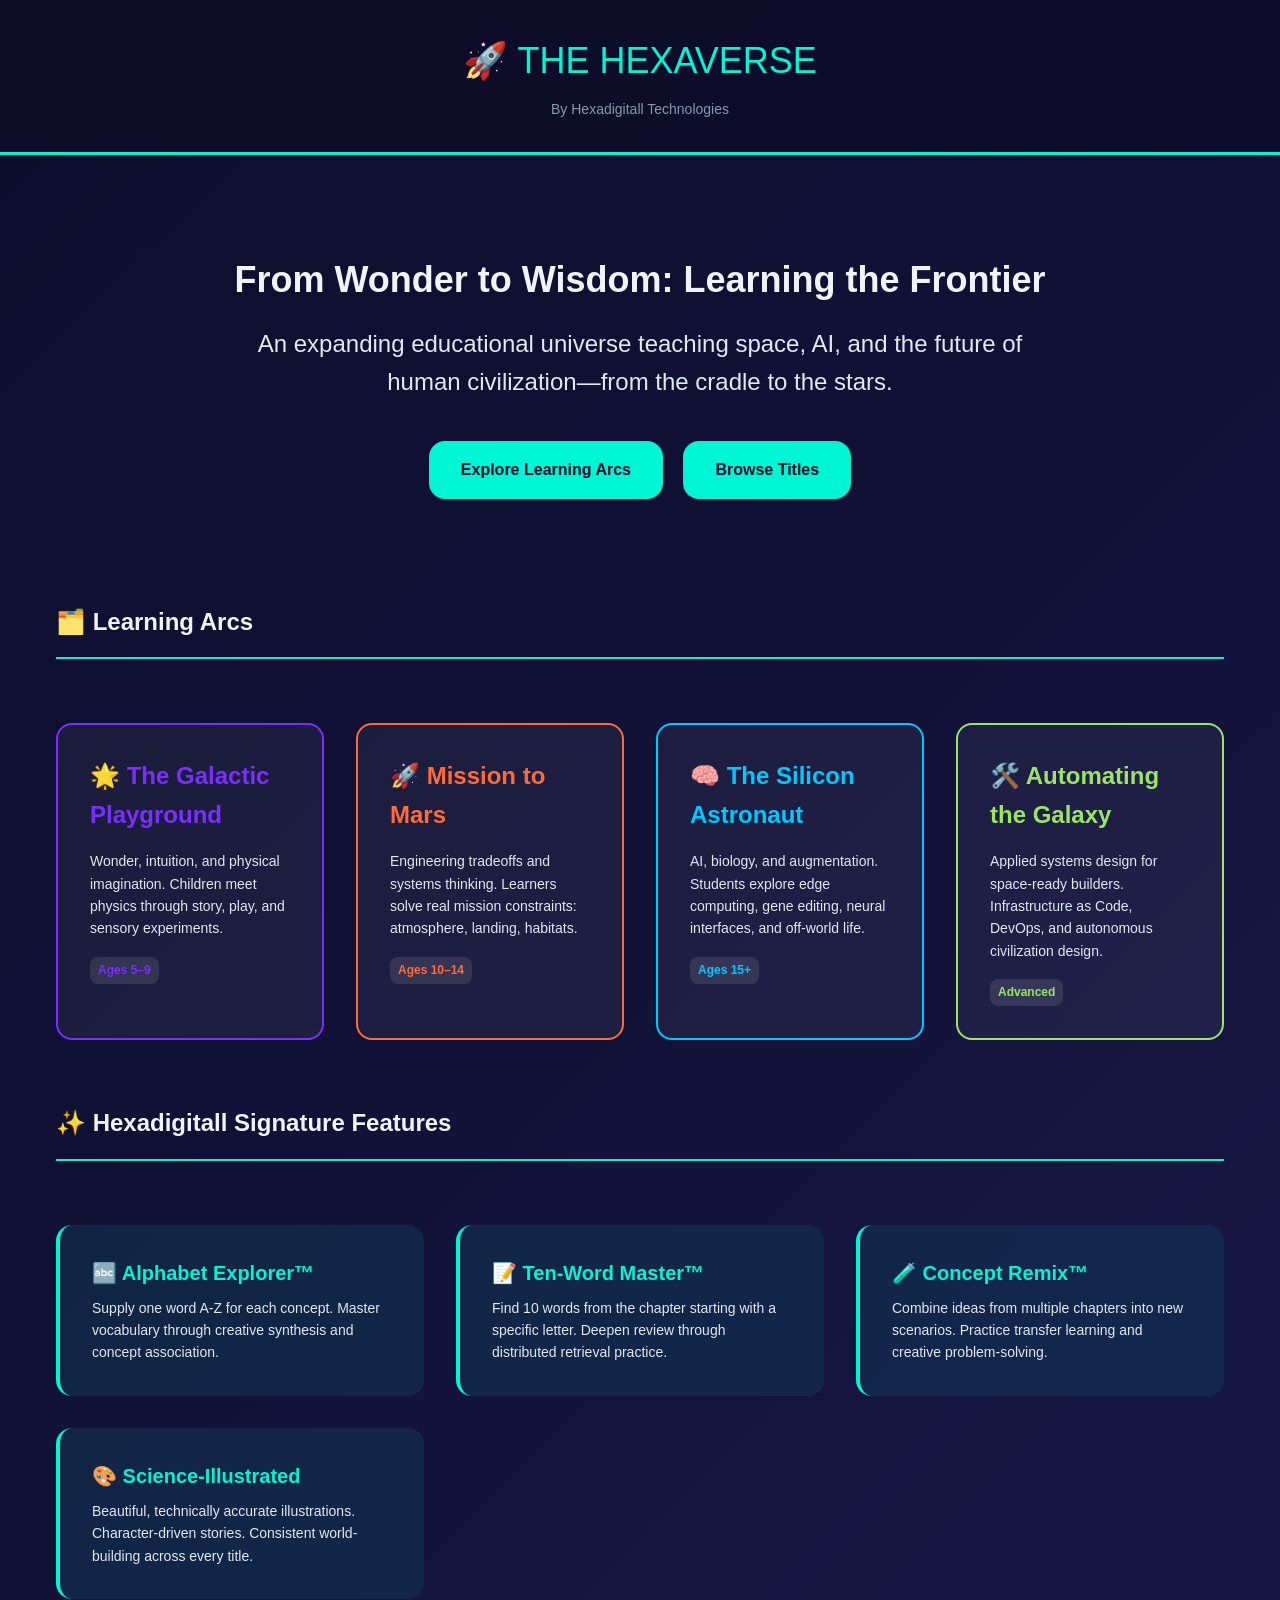
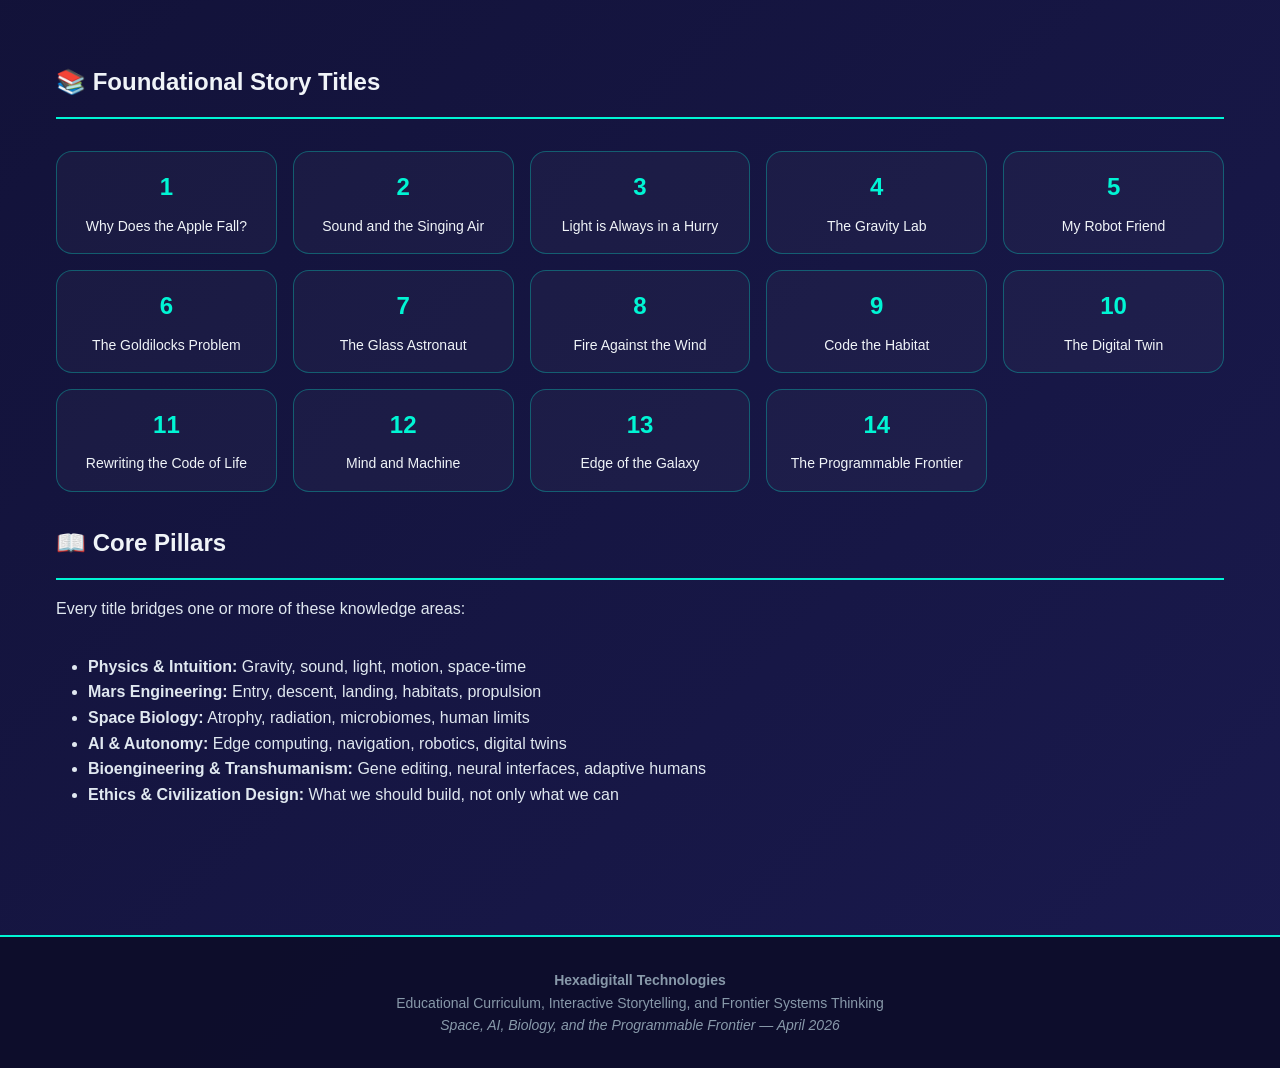
<file: index.html>
<!DOCTYPE html>
<html lang="en">
<head>
  <meta charset="UTF-8">
  <meta name="viewport" content="width=device-width, initial-scale=1.0">
  <meta name="description" content="The HexaVerse: An expanding educational universe teaching space, AI, and the future of human civilization from the cradle.">
  <title>The HexaVerse | Hexadigitall</title>
  <link rel="stylesheet" href="kids/shared/variables.css">
  <style>
    * {
      margin: 0;
      padding: 0;
      box-sizing: border-box;
    }

    body {
      font-family: var(--font-body);
      background: linear-gradient(135deg, var(--hexa-primary) 0%, var(--hexa-secondary) 100%);
      color: var(--hexa-text);
      line-height: 1.6;
      min-height: 100vh;
    }

    header {
      background: rgba(13, 13, 43, 0.95);
      padding: var(--spacing-lg) var(--spacing-md);
      border-bottom: 3px solid var(--hexa-accent);
      text-align: center;
    }

    .logo {
      font-family: var(--font-heading);
      font-size: var(--font-size-xl);
      color: var(--hexa-accent);
      margin-bottom: var(--spacing-sm);
    }

    .tagline {
      font-size: var(--font-size-sm);
      color: var(--hexa-muted);
      max-width: 600px;
      margin: 0 auto;
    }

    .container {
      max-width: 1200px;
      margin: 0 auto;
      padding: var(--spacing-lg) var(--spacing-md);
    }

    .hero {
      text-align: center;
      padding: var(--spacing-xl) var(--spacing-md);
    }

    .hero h1 {
      font-size: var(--font-size-xl);
      margin-bottom: var(--spacing-md);
      color: var(--hexa-white);
    }

    .hero p {
      font-size: var(--font-size-lg);
      color: var(--hexa-text);
      max-width: 800px;
      margin: 0 auto var(--spacing-lg);
    }

    .cta-button {
      display: inline-block;
      padding: var(--spacing-md) var(--spacing-lg);
      background: var(--hexa-accent);
      color: var(--hexa-primary);
      text-decoration: none;
      border-radius: var(--radius-md);
      font-weight: bold;
      margin: var(--spacing-sm);
      transition: all var(--transition-fast);
    }

    .cta-button:hover {
      transform: translateY(-2px);
      box-shadow: var(--shadow-glow);
    }

    .arcs-grid {
      display: grid;
      grid-template-columns: repeat(auto-fit, minmax(250px, 1fr));
      gap: var(--spacing-lg);
      margin: var(--spacing-xl) 0;
    }

    .arc-card {
      padding: var(--spacing-lg);
      border-radius: var(--radius-md);
      background: rgba(255, 255, 255, 0.05);
      border: 2px solid;
      transition: all var(--transition-med);
      cursor: pointer;
    }

    .arc-card:hover {
      transform: translateY(-4px);
      box-shadow: var(--shadow-glow);
    }

    .arc-card.galactic {
      border-color: var(--tier1-color);
      color: var(--tier1-color);
    }

    .arc-card.mars {
      border-color: var(--tier2-color);
      color: var(--tier2-color);
    }

    .arc-card.silicon {
      border-color: var(--tier3-color);
      color: var(--tier3-color);
    }

    .arc-card.automating {
      border-color: var(--tier4-color);
      color: var(--tier4-color);
    }

    .arc-card h3 {
      font-family: var(--font-heading);
      font-size: var(--font-size-lg);
      margin-bottom: var(--spacing-md);
    }

    .arc-card p {
      color: var(--hexa-text);
      font-size: var(--font-size-sm);
      margin-bottom: var(--spacing-md);
    }

    .arc-card .audience {
      display: inline-block;
      padding: var(--spacing-xs) var(--spacing-sm);
      background: rgba(255, 255, 255, 0.1);
      border-radius: var(--radius-sm);
      font-size: 12px;
      font-weight: bold;
    }

    .features {
      display: grid;
      grid-template-columns: repeat(auto-fit, minmax(280px, 1fr));
      gap: var(--spacing-lg);
      margin: var(--spacing-xl) 0;
    }

    .feature-box {
      padding: var(--spacing-lg);
      background: rgba(0, 245, 212, 0.08);
      border-left: 4px solid var(--hexa-accent);
      border-radius: var(--radius-md);
    }

    .feature-box h4 {
      color: var(--hexa-accent);
      margin-bottom: var(--spacing-sm);
      font-size: var(--font-size-md, 20px);
    }

    .feature-box p {
      color: var(--hexa-text);
      font-size: var(--font-size-sm);
    }

    .titles-section {
      margin: var(--spacing-xl) 0;
    }

    .titles-grid {
      display: grid;
      grid-template-columns: repeat(auto-fit, minmax(200px, 1fr));
      gap: var(--spacing-md);
      margin-top: var(--spacing-lg);
    }

    .title-card {
      padding: var(--spacing-md);
      background: rgba(255, 255, 255, 0.03);
      border: 1px solid rgba(0, 245, 212, 0.3);
      border-radius: var(--radius-md);
      text-align: center;
      transition: all var(--transition-fast);
    }

    .title-card:hover {
      background: rgba(255, 255, 255, 0.08);
      border-color: var(--hexa-accent);
    }

    .title-card .number {
      color: var(--hexa-accent);
      font-weight: bold;
      font-size: var(--font-size-lg);
    }

    .title-card .title-text {
      color: var(--hexa-white);
      font-size: var(--font-size-sm);
      margin-top: var(--spacing-sm);
    }

    footer {
      background: rgba(13, 13, 43, 0.95);
      border-top: 2px solid var(--hexa-accent);
      padding: var(--spacing-lg) var(--spacing-md);
      text-align: center;
      margin-top: var(--spacing-xl);
      color: var(--hexa-muted);
      font-size: var(--font-size-sm);
    }

    .section-title {
      font-family: var(--font-heading);
      font-size: var(--font-size-lg);
      color: var(--hexa-white);
      margin: var(--spacing-lg) 0 var(--spacing-md);
      padding-bottom: var(--spacing-md);
      border-bottom: 2px solid var(--hexa-accent);
    }
  </style>
</head>
<body>
  <header>
    <div class="logo">🚀 THE HEXAVERSE</div>
    <p class="tagline">By Hexadigitall Technologies</p>
  </header>

  <div class="container">
    <section class="hero">
      <h1>From Wonder to Wisdom: Learning the Frontier</h1>
      <p>An expanding educational universe teaching space, AI, and the future of human civilization—from the cradle to the stars.</p>
      <a href="#arcs" class="cta-button">Explore Learning Arcs</a>
      <a href="#titles" class="cta-button">Browse Titles</a>
    </section>

    <section id="arcs">
      <h2 class="section-title">🗂️ Learning Arcs</h2>
      <div class="arcs-grid">
        <div class="arc-card galactic">
          <h3>🌟 The Galactic Playground</h3>
          <p>Wonder, intuition, and physical imagination. Children meet physics through story, play, and sensory experiments.</p>
          <span class="audience">Ages 5–9</span>
        </div>

        <div class="arc-card mars">
          <h3>🚀 Mission to Mars</h3>
          <p>Engineering tradeoffs and systems thinking. Learners solve real mission constraints: atmosphere, landing, habitats.</p>
          <span class="audience">Ages 10–14</span>
        </div>

        <div class="arc-card silicon">
          <h3>🧠 The Silicon Astronaut</h3>
          <p>AI, biology, and augmentation. Students explore edge computing, gene editing, neural interfaces, and off-world life.</p>
          <span class="audience">Ages 15+</span>
        </div>

        <div class="arc-card automating">
          <h3>🛠️ Automating the Galaxy</h3>
          <p>Applied systems design for space-ready builders. Infrastructure as Code, DevOps, and autonomous civilization design.</p>
          <span class="audience">Advanced</span>
        </div>
      </div>
    </section>

    <section>
      <h2 class="section-title">✨ Hexadigitall Signature Features</h2>
      <div class="features">
        <div class="feature-box">
          <h4>🔤 Alphabet Explorer™</h4>
          <p>Supply one word A-Z for each concept. Master vocabulary through creative synthesis and concept association.</p>
        </div>

        <div class="feature-box">
          <h4>📝 Ten-Word Master™</h4>
          <p>Find 10 words from the chapter starting with a specific letter. Deepen review through distributed retrieval practice.</p>
        </div>

        <div class="feature-box">
          <h4>🧪 Concept Remix™</h4>
          <p>Combine ideas from multiple chapters into new scenarios. Practice transfer learning and creative problem-solving.</p>
        </div>

        <div class="feature-box">
          <h4>🎨 Science-Illustrated</h4>
          <p>Beautiful, technically accurate illustrations. Character-driven stories. Consistent world-building across every title.</p>
        </div>
      </div>
    </section>

    <section id="titles">
      <h2 class="section-title">📚 Foundational Story Titles</h2>
      <div class="titles-grid">
        <div class="title-card">
          <div class="number">1</div>
          <div class="title-text">Why Does the Apple Fall?</div>
        </div>
        <div class="title-card">
          <div class="number">2</div>
          <div class="title-text">Sound and the Singing Air</div>
        </div>
        <div class="title-card">
          <div class="number">3</div>
          <div class="title-text">Light is Always in a Hurry</div>
        </div>
        <div class="title-card">
          <div class="number">4</div>
          <div class="title-text">The Gravity Lab</div>
        </div>
        <div class="title-card">
          <div class="number">5</div>
          <div class="title-text">My Robot Friend</div>
        </div>
        <div class="title-card">
          <div class="number">6</div>
          <div class="title-text">The Goldilocks Problem</div>
        </div>
        <div class="title-card">
          <div class="number">7</div>
          <div class="title-text">The Glass Astronaut</div>
        </div>
        <div class="title-card">
          <div class="number">8</div>
          <div class="title-text">Fire Against the Wind</div>
        </div>
        <div class="title-card">
          <div class="number">9</div>
          <div class="title-text">Code the Habitat</div>
        </div>
        <div class="title-card">
          <div class="number">10</div>
          <div class="title-text">The Digital Twin</div>
        </div>
        <div class="title-card">
          <div class="number">11</div>
          <div class="title-text">Rewriting the Code of Life</div>
        </div>
        <div class="title-card">
          <div class="number">12</div>
          <div class="title-text">Mind and Machine</div>
        </div>
        <div class="title-card">
          <div class="number">13</div>
          <div class="title-text">Edge of the Galaxy</div>
        </div>
        <div class="title-card">
          <div class="number">14</div>
          <div class="title-text">The Programmable Frontier</div>
        </div>
      </div>
    </section>

    <section>
      <h2 class="section-title">📖 Core Pillars</h2>
      <p>Every title bridges one or more of these knowledge areas:</p>
      <ul style="margin: var(--spacing-lg) 0; padding-left: var(--spacing-lg); color: var(--hexa-text);">
        <li><strong>Physics & Intuition:</strong> Gravity, sound, light, motion, space-time</li>
        <li><strong>Mars Engineering:</strong> Entry, descent, landing, habitats, propulsion</li>
        <li><strong>Space Biology:</strong> Atrophy, radiation, microbiomes, human limits</li>
        <li><strong>AI & Autonomy:</strong> Edge computing, navigation, robotics, digital twins</li>
        <li><strong>Bioengineering & Transhumanism:</strong> Gene editing, neural interfaces, adaptive humans</li>
        <li><strong>Ethics & Civilization Design:</strong> What we should build, not only what we can</li>
      </ul>
    </section>
  </div>

  <footer>
    <p><strong>Hexadigitall Technologies</strong></p>
    <p>Educational Curriculum, Interactive Storytelling, and Frontier Systems Thinking</p>
    <p><em>Space, AI, Biology, and the Programmable Frontier — April 2026</em></p>
  </footer>

  <script src="kids/shared/utils.js"></script>
  <script>
    // Load content registry and populate dynamically if needed
    fetch('kids/shared/content-registry.json')
      .then(res => res.json())
      .then(data => {
        console.log('HexaVerse loaded:', data);
        window.HexaVerseRegistry = data;
      })
      .catch(err => console.log('Registry load optional:', err));
  </script>
</body>
</html>
</file>
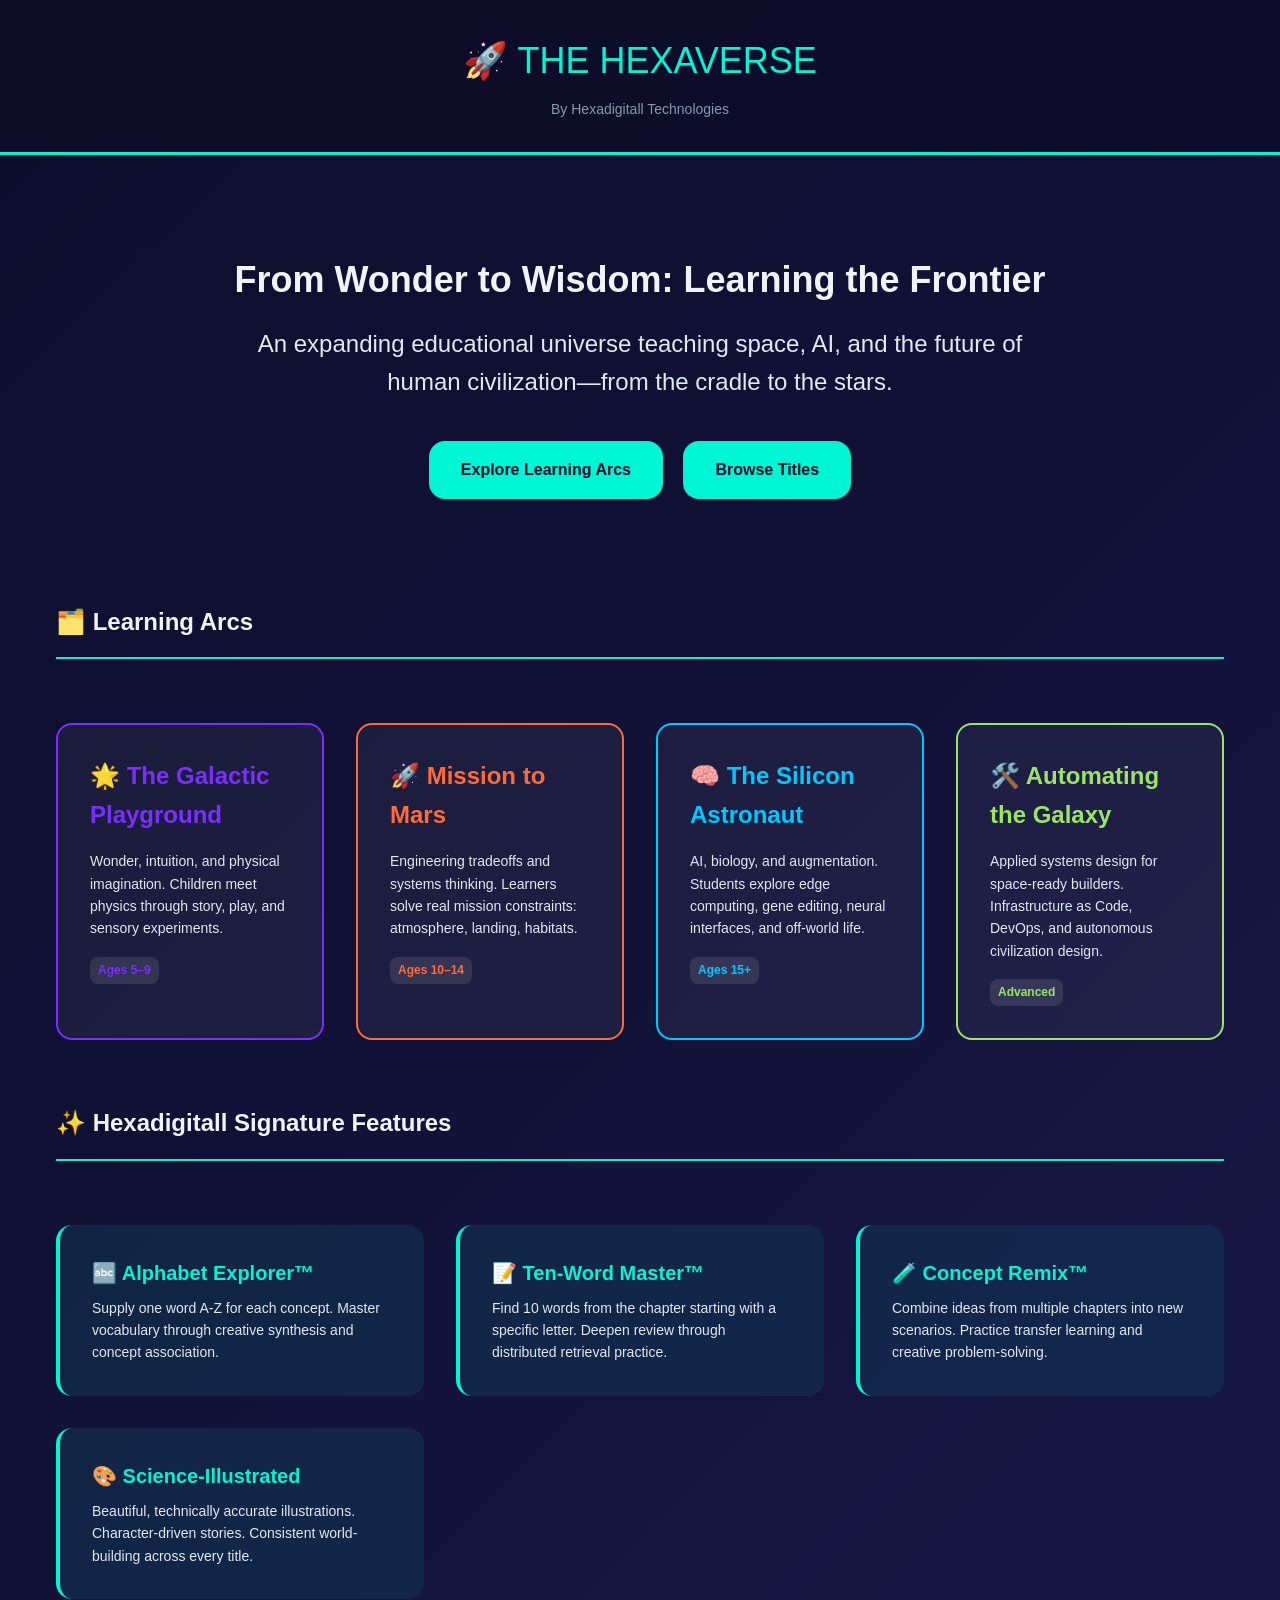
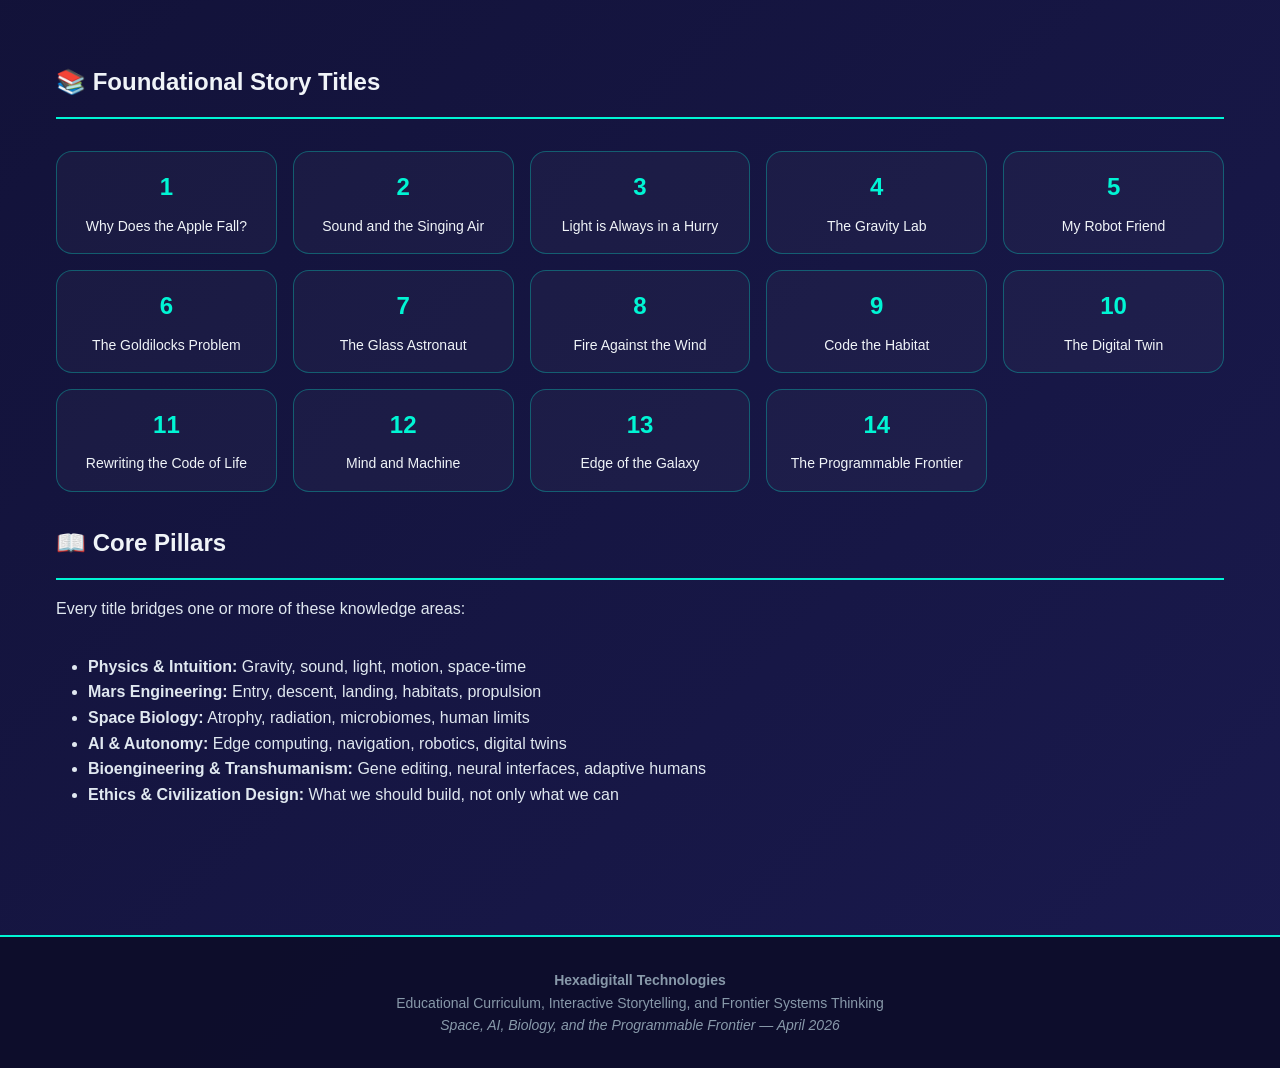
<file: hexa-ai-series/index.html>
<!DOCTYPE html>
<html lang="en">
<head>
  <meta charset="UTF-8">
  <meta name="viewport" content="width=device-width, initial-scale=1.0">
  <meta name="description" content="The HexaVerse: An expanding educational universe teaching space, AI, and the future of human civilization from the cradle.">
  <title>The HexaVerse | Hexadigitall</title>
  <link rel="stylesheet" href="kids/shared/variables.css">
  <style>
    * {
      margin: 0;
      padding: 0;
      box-sizing: border-box;
    }

    body {
      font-family: var(--font-body);
      background: linear-gradient(135deg, var(--hexa-primary) 0%, var(--hexa-secondary) 100%);
      color: var(--hexa-text);
      line-height: 1.6;
      min-height: 100vh;
    }

    header {
      background: rgba(13, 13, 43, 0.95);
      padding: var(--spacing-lg) var(--spacing-md);
      border-bottom: 3px solid var(--hexa-accent);
      text-align: center;
    }

    .logo {
      font-family: var(--font-heading);
      font-size: var(--font-size-xl);
      color: var(--hexa-accent);
      margin-bottom: var(--spacing-sm);
    }

    .tagline {
      font-size: var(--font-size-sm);
      color: var(--hexa-muted);
      max-width: 600px;
      margin: 0 auto;
    }

    .container {
      max-width: 1200px;
      margin: 0 auto;
      padding: var(--spacing-lg) var(--spacing-md);
    }

    .hero {
      text-align: center;
      padding: var(--spacing-xl) var(--spacing-md);
    }

    .hero h1 {
      font-size: var(--font-size-xl);
      margin-bottom: var(--spacing-md);
      color: var(--hexa-white);
    }

    .hero p {
      font-size: var(--font-size-lg);
      color: var(--hexa-text);
      max-width: 800px;
      margin: 0 auto var(--spacing-lg);
    }

    .cta-button {
      display: inline-block;
      padding: var(--spacing-md) var(--spacing-lg);
      background: var(--hexa-accent);
      color: var(--hexa-primary);
      text-decoration: none;
      border-radius: var(--radius-md);
      font-weight: bold;
      margin: var(--spacing-sm);
      transition: all var(--transition-fast);
    }

    .cta-button:hover {
      transform: translateY(-2px);
      box-shadow: var(--shadow-glow);
    }

    .arcs-grid {
      display: grid;
      grid-template-columns: repeat(auto-fit, minmax(250px, 1fr));
      gap: var(--spacing-lg);
      margin: var(--spacing-xl) 0;
    }

    .arc-card {
      padding: var(--spacing-lg);
      border-radius: var(--radius-md);
      background: rgba(255, 255, 255, 0.05);
      border: 2px solid;
      transition: all var(--transition-med);
      cursor: pointer;
    }

    .arc-card:hover {
      transform: translateY(-4px);
      box-shadow: var(--shadow-glow);
    }

    .arc-card.galactic {
      border-color: var(--tier1-color);
      color: var(--tier1-color);
    }

    .arc-card.mars {
      border-color: var(--tier2-color);
      color: var(--tier2-color);
    }

    .arc-card.silicon {
      border-color: var(--tier3-color);
      color: var(--tier3-color);
    }

    .arc-card.automating {
      border-color: var(--tier4-color);
      color: var(--tier4-color);
    }

    .arc-card h3 {
      font-family: var(--font-heading);
      font-size: var(--font-size-lg);
      margin-bottom: var(--spacing-md);
    }

    .arc-card p {
      color: var(--hexa-text);
      font-size: var(--font-size-sm);
      margin-bottom: var(--spacing-md);
    }

    .arc-card .audience {
      display: inline-block;
      padding: var(--spacing-xs) var(--spacing-sm);
      background: rgba(255, 255, 255, 0.1);
      border-radius: var(--radius-sm);
      font-size: 12px;
      font-weight: bold;
    }

    .features {
      display: grid;
      grid-template-columns: repeat(auto-fit, minmax(280px, 1fr));
      gap: var(--spacing-lg);
      margin: var(--spacing-xl) 0;
    }

    .feature-box {
      padding: var(--spacing-lg);
      background: rgba(0, 245, 212, 0.08);
      border-left: 4px solid var(--hexa-accent);
      border-radius: var(--radius-md);
    }

    .feature-box h4 {
      color: var(--hexa-accent);
      margin-bottom: var(--spacing-sm);
      font-size: var(--font-size-md, 20px);
    }

    .feature-box p {
      color: var(--hexa-text);
      font-size: var(--font-size-sm);
    }

    .titles-section {
      margin: var(--spacing-xl) 0;
    }

    .titles-grid {
      display: grid;
      grid-template-columns: repeat(auto-fit, minmax(200px, 1fr));
      gap: var(--spacing-md);
      margin-top: var(--spacing-lg);
    }

    .title-card {
      padding: var(--spacing-md);
      background: rgba(255, 255, 255, 0.03);
      border: 1px solid rgba(0, 245, 212, 0.3);
      border-radius: var(--radius-md);
      text-align: center;
      transition: all var(--transition-fast);
    }

    .title-card:hover {
      background: rgba(255, 255, 255, 0.08);
      border-color: var(--hexa-accent);
    }

    .title-card .number {
      color: var(--hexa-accent);
      font-weight: bold;
      font-size: var(--font-size-lg);
    }

    .title-card .title-text {
      color: var(--hexa-white);
      font-size: var(--font-size-sm);
      margin-top: var(--spacing-sm);
    }

    footer {
      background: rgba(13, 13, 43, 0.95);
      border-top: 2px solid var(--hexa-accent);
      padding: var(--spacing-lg) var(--spacing-md);
      text-align: center;
      margin-top: var(--spacing-xl);
      color: var(--hexa-muted);
      font-size: var(--font-size-sm);
    }

    .section-title {
      font-family: var(--font-heading);
      font-size: var(--font-size-lg);
      color: var(--hexa-white);
      margin: var(--spacing-lg) 0 var(--spacing-md);
      padding-bottom: var(--spacing-md);
      border-bottom: 2px solid var(--hexa-accent);
    }
  </style>
</head>
<body>
  <header>
    <div class="logo">🚀 THE HEXAVERSE</div>
    <p class="tagline">By Hexadigitall Technologies</p>
  </header>

  <div class="container">
    <section class="hero">
      <h1>From Wonder to Wisdom: Learning the Frontier</h1>
      <p>An expanding educational universe teaching space, AI, and the future of human civilization—from the cradle to the stars.</p>
      <a href="#arcs" class="cta-button">Explore Learning Arcs</a>
      <a href="#titles" class="cta-button">Browse Titles</a>
    </section>

    <section id="arcs">
      <h2 class="section-title">🗂️ Learning Arcs</h2>
      <div class="arcs-grid">
        <div class="arc-card galactic">
          <h3>🌟 The Galactic Playground</h3>
          <p>Wonder, intuition, and physical imagination. Children meet physics through story, play, and sensory experiments.</p>
          <span class="audience">Ages 5–9</span>
        </div>

        <div class="arc-card mars">
          <h3>🚀 Mission to Mars</h3>
          <p>Engineering tradeoffs and systems thinking. Learners solve real mission constraints: atmosphere, landing, habitats.</p>
          <span class="audience">Ages 10–14</span>
        </div>

        <div class="arc-card silicon">
          <h3>🧠 The Silicon Astronaut</h3>
          <p>AI, biology, and augmentation. Students explore edge computing, gene editing, neural interfaces, and off-world life.</p>
          <span class="audience">Ages 15+</span>
        </div>

        <div class="arc-card automating">
          <h3>🛠️ Automating the Galaxy</h3>
          <p>Applied systems design for space-ready builders. Infrastructure as Code, DevOps, and autonomous civilization design.</p>
          <span class="audience">Advanced</span>
        </div>
      </div>
    </section>

    <section>
      <h2 class="section-title">✨ Hexadigitall Signature Features</h2>
      <div class="features">
        <div class="feature-box">
          <h4>🔤 Alphabet Explorer™</h4>
          <p>Supply one word A-Z for each concept. Master vocabulary through creative synthesis and concept association.</p>
        </div>

        <div class="feature-box">
          <h4>📝 Ten-Word Master™</h4>
          <p>Find 10 words from the chapter starting with a specific letter. Deepen review through distributed retrieval practice.</p>
        </div>

        <div class="feature-box">
          <h4>🧪 Concept Remix™</h4>
          <p>Combine ideas from multiple chapters into new scenarios. Practice transfer learning and creative problem-solving.</p>
        </div>

        <div class="feature-box">
          <h4>🎨 Science-Illustrated</h4>
          <p>Beautiful, technically accurate illustrations. Character-driven stories. Consistent world-building across every title.</p>
        </div>
      </div>
    </section>

    <section id="titles">
      <h2 class="section-title">📚 Foundational Story Titles</h2>
      <div class="titles-grid">
        <div class="title-card">
          <div class="number">1</div>
          <div class="title-text">Why Does the Apple Fall?</div>
        </div>
        <div class="title-card">
          <div class="number">2</div>
          <div class="title-text">Sound and the Singing Air</div>
        </div>
        <div class="title-card">
          <div class="number">3</div>
          <div class="title-text">Light is Always in a Hurry</div>
        </div>
        <div class="title-card">
          <div class="number">4</div>
          <div class="title-text">The Gravity Lab</div>
        </div>
        <div class="title-card">
          <div class="number">5</div>
          <div class="title-text">My Robot Friend</div>
        </div>
        <div class="title-card">
          <div class="number">6</div>
          <div class="title-text">The Goldilocks Problem</div>
        </div>
        <div class="title-card">
          <div class="number">7</div>
          <div class="title-text">The Glass Astronaut</div>
        </div>
        <div class="title-card">
          <div class="number">8</div>
          <div class="title-text">Fire Against the Wind</div>
        </div>
        <div class="title-card">
          <div class="number">9</div>
          <div class="title-text">Code the Habitat</div>
        </div>
        <div class="title-card">
          <div class="number">10</div>
          <div class="title-text">The Digital Twin</div>
        </div>
        <div class="title-card">
          <div class="number">11</div>
          <div class="title-text">Rewriting the Code of Life</div>
        </div>
        <div class="title-card">
          <div class="number">12</div>
          <div class="title-text">Mind and Machine</div>
        </div>
        <div class="title-card">
          <div class="number">13</div>
          <div class="title-text">Edge of the Galaxy</div>
        </div>
        <div class="title-card">
          <div class="number">14</div>
          <div class="title-text">The Programmable Frontier</div>
        </div>
      </div>
    </section>

    <section>
      <h2 class="section-title">📖 Core Pillars</h2>
      <p>Every title bridges one or more of these knowledge areas:</p>
      <ul style="margin: var(--spacing-lg) 0; padding-left: var(--spacing-lg); color: var(--hexa-text);">
        <li><strong>Physics & Intuition:</strong> Gravity, sound, light, motion, space-time</li>
        <li><strong>Mars Engineering:</strong> Entry, descent, landing, habitats, propulsion</li>
        <li><strong>Space Biology:</strong> Atrophy, radiation, microbiomes, human limits</li>
        <li><strong>AI & Autonomy:</strong> Edge computing, navigation, robotics, digital twins</li>
        <li><strong>Bioengineering & Transhumanism:</strong> Gene editing, neural interfaces, adaptive humans</li>
        <li><strong>Ethics & Civilization Design:</strong> What we should build, not only what we can</li>
      </ul>
    </section>
  </div>

  <footer>
    <p><strong>Hexadigitall Technologies</strong></p>
    <p>Educational Curriculum, Interactive Storytelling, and Frontier Systems Thinking</p>
    <p><em>Space, AI, Biology, and the Programmable Frontier — April 2026</em></p>
  </footer>

  <script src="kids/shared/utils.js"></script>
  <script>
    // Load content registry and populate dynamically if needed
    fetch('kids/shared/content-registry.json')
      .then(res => res.json())
      .then(data => {
        console.log('HexaVerse loaded:', data);
        window.HexaVerseRegistry = data;
      })
      .catch(err => console.log('Registry load optional:', err));
  </script>
</body>
</html>
</file>
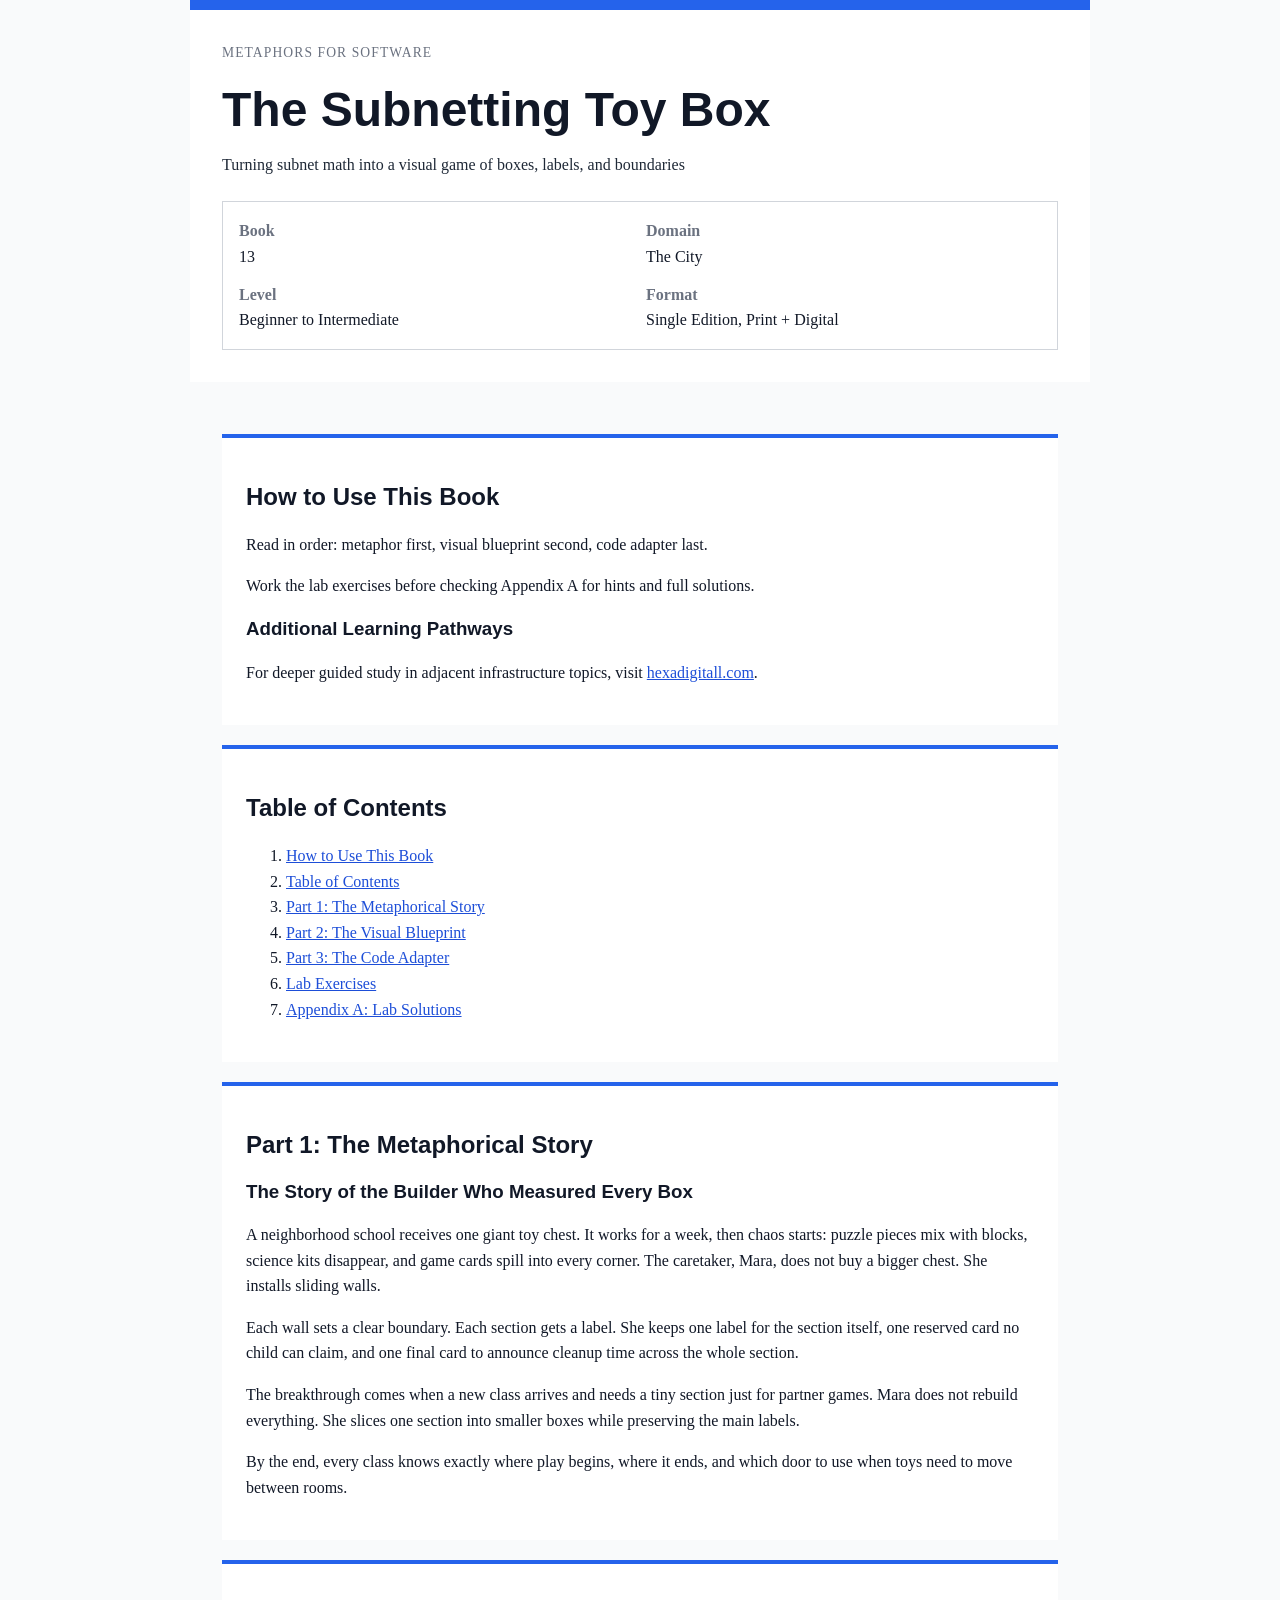
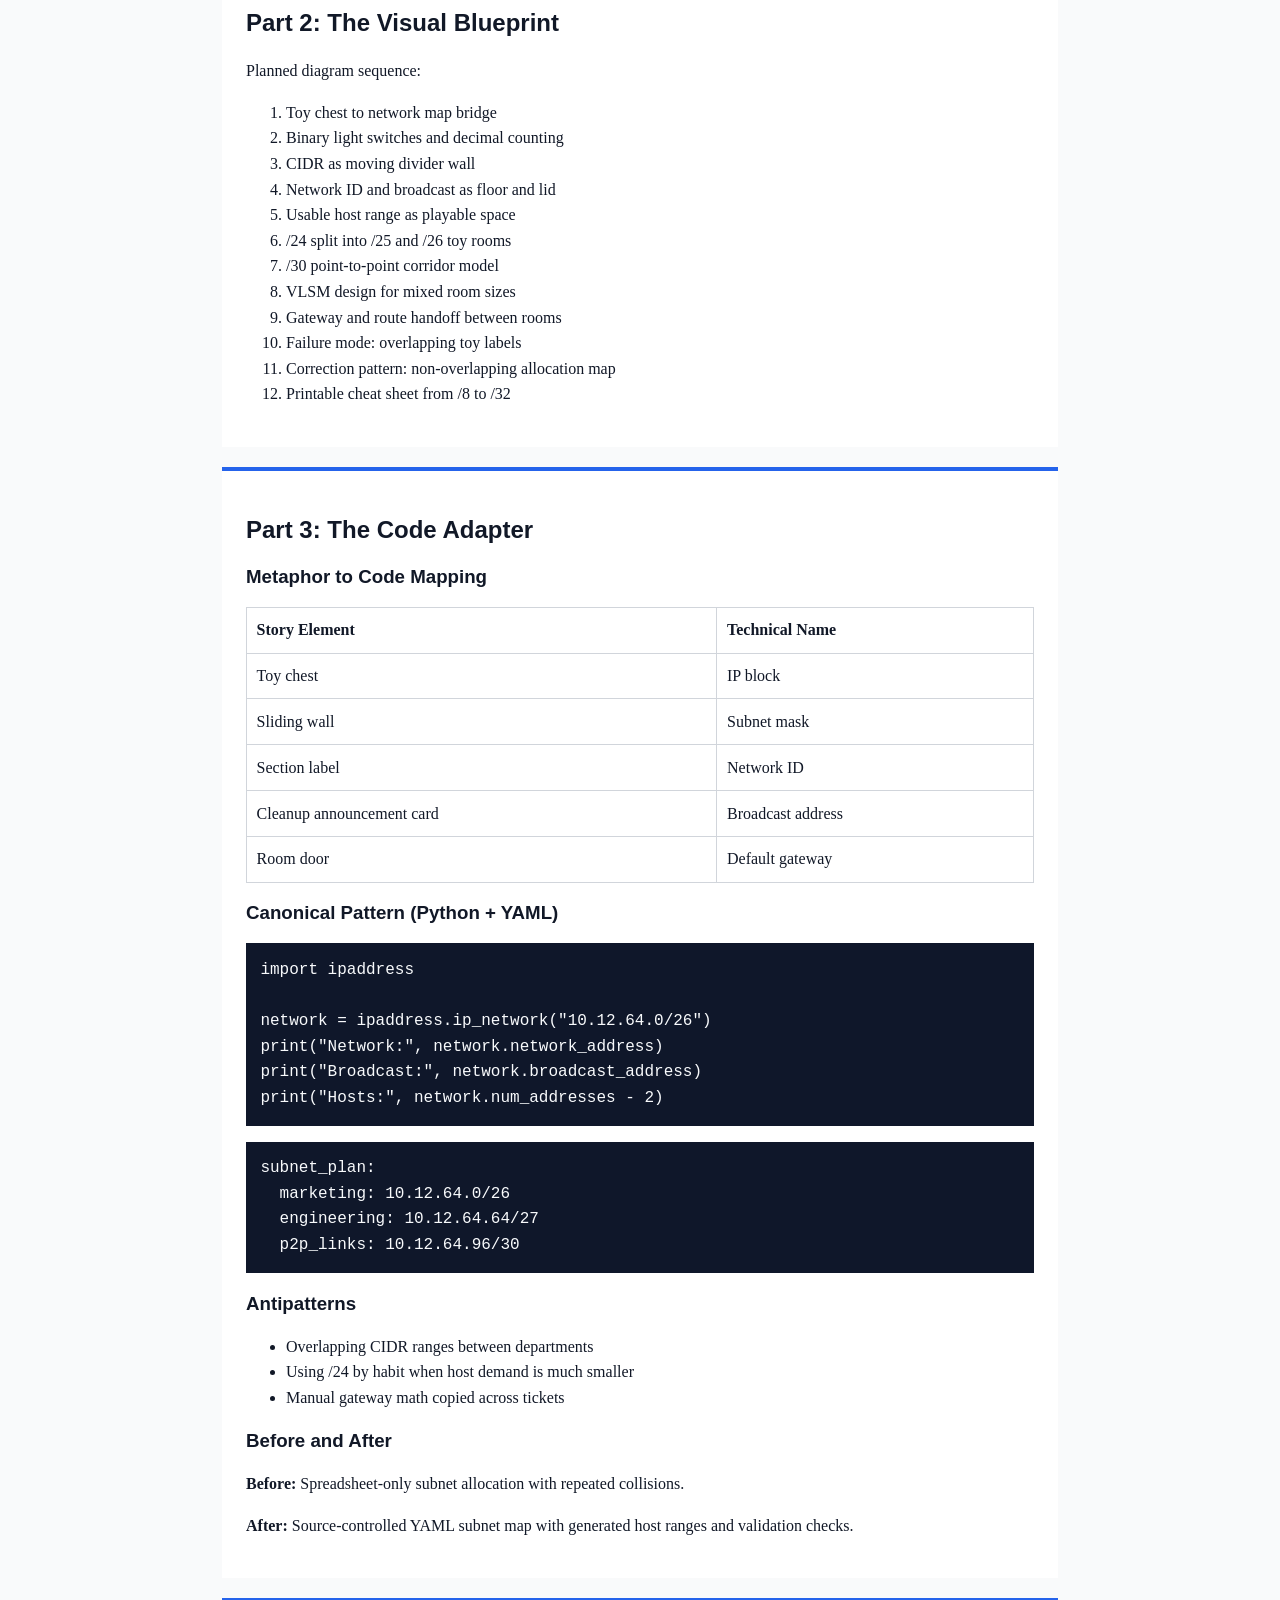
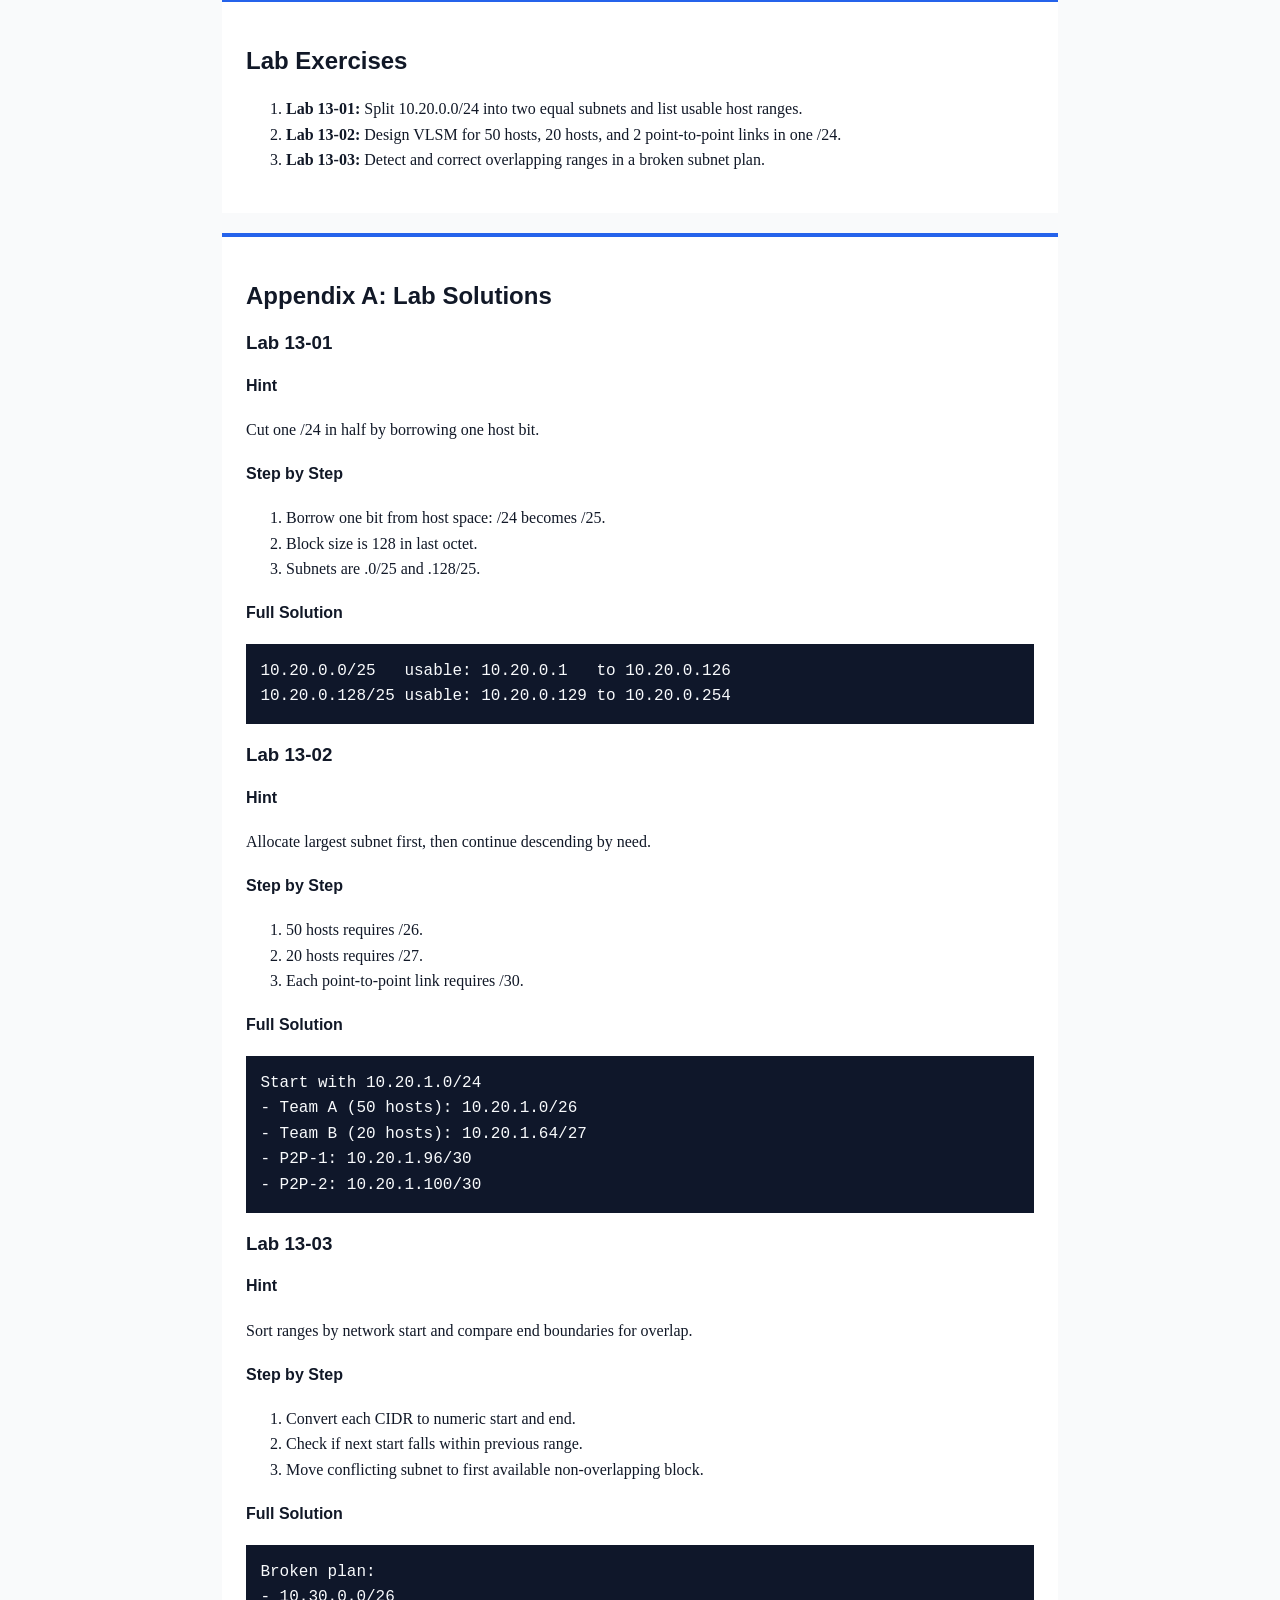
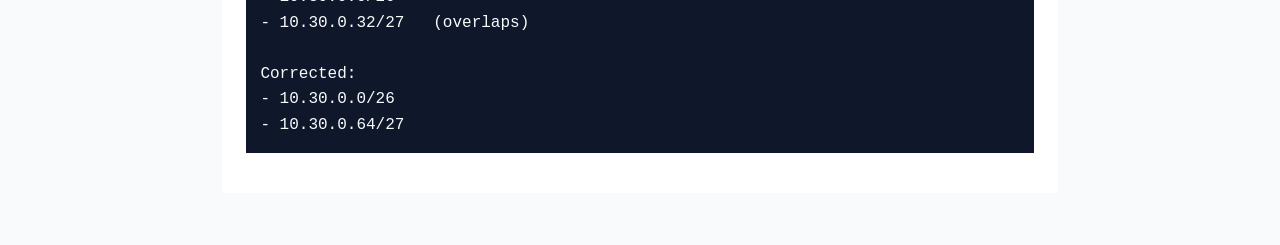
<file: metaphors-for-software/books/13-the-subnetting-toy-box/book.html>
<!doctype html>
<html lang="en">
  <head>
    <meta charset="UTF-8" />
    <meta name="viewport" content="width=device-width, initial-scale=1.0" />
    <title>The Subnetting Toy Box | Metaphors for Software</title>
    <meta
      name="description"
      content="Book 13 of Metaphors for Software. Learn subnetting through toy box metaphors, visual blueprints, and practical code adapters."
    />
    <link rel="stylesheet" href="styles.css" />
    <link rel="stylesheet" href="print.css" media="print" />
  </head>
  <body class="domain-city">
    <header class="cover page-break-after">
      <p class="series">Metaphors for Software</p>
      <h1>The Subnetting Toy Box</h1>
      <p class="subtitle">Turning subnet math into a visual game of boxes, labels, and boundaries</p>
      <dl class="meta-grid">
        <div><dt>Book</dt><dd>13</dd></div>
        <div><dt>Domain</dt><dd>The City</dd></div>
        <div><dt>Level</dt><dd>Beginner to Intermediate</dd></div>
        <div><dt>Format</dt><dd>Single Edition, Print + Digital</dd></div>
      </dl>
    </header>

    <main>
      <section class="front-matter page-break-after" id="front-matter">
        <h2>How to Use This Book</h2>
        <p>Read in order: metaphor first, visual blueprint second, code adapter last.</p>
        <p>Work the lab exercises before checking Appendix A for hints and full solutions.</p>

        <h3>Additional Learning Pathways</h3>
        <p>
          For deeper guided study in adjacent infrastructure topics, visit
          <a href="https://hexadigitall.com" target="_blank" rel="noopener noreferrer">hexadigitall.com</a>.
        </p>
      </section>

      <section class="toc page-break-after" id="toc">
        <h2>Table of Contents</h2>
        <ol id="toc-list"></ol>
      </section>

      <section id="part-1" class="chapter page-break-before">
        <h2>Part 1: The Metaphorical Story</h2>
        <h3>The Story of the Builder Who Measured Every Box</h3>
        <p>
          A neighborhood school receives one giant toy chest. It works for a week, then chaos starts: puzzle
          pieces mix with blocks, science kits disappear, and game cards spill into every corner. The caretaker,
          Mara, does not buy a bigger chest. She installs sliding walls.
        </p>
        <p>
          Each wall sets a clear boundary. Each section gets a label. She keeps one label for the section itself,
          one reserved card no child can claim, and one final card to announce cleanup time across the whole section.
        </p>
        <p>
          The breakthrough comes when a new class arrives and needs a tiny section just for partner games. Mara does
          not rebuild everything. She slices one section into smaller boxes while preserving the main labels.
        </p>
        <p>
          By the end, every class knows exactly where play begins, where it ends, and which door to use when toys
          need to move between rooms.
        </p>
      </section>

      <section id="part-2" class="chapter page-break-before">
        <h2>Part 2: The Visual Blueprint</h2>
        <p>Planned diagram sequence:</p>
        <ol>
          <li>Toy chest to network map bridge</li>
          <li>Binary light switches and decimal counting</li>
          <li>CIDR as moving divider wall</li>
          <li>Network ID and broadcast as floor and lid</li>
          <li>Usable host range as playable space</li>
          <li>/24 split into /25 and /26 toy rooms</li>
          <li>/30 point-to-point corridor model</li>
          <li>VLSM design for mixed room sizes</li>
          <li>Gateway and route handoff between rooms</li>
          <li>Failure mode: overlapping toy labels</li>
          <li>Correction pattern: non-overlapping allocation map</li>
          <li>Printable cheat sheet from /8 to /32</li>
        </ol>
      </section>

      <section id="part-3" class="chapter page-break-before">
        <h2>Part 3: The Code Adapter</h2>

        <h3>Metaphor to Code Mapping</h3>
        <table>
          <thead>
            <tr><th>Story Element</th><th>Technical Name</th></tr>
          </thead>
          <tbody>
            <tr><td>Toy chest</td><td>IP block</td></tr>
            <tr><td>Sliding wall</td><td>Subnet mask</td></tr>
            <tr><td>Section label</td><td>Network ID</td></tr>
            <tr><td>Cleanup announcement card</td><td>Broadcast address</td></tr>
            <tr><td>Room door</td><td>Default gateway</td></tr>
          </tbody>
        </table>

        <h3>Canonical Pattern (Python + YAML)</h3>
        <pre><code class="language-python">import ipaddress

network = ipaddress.ip_network("10.12.64.0/26")
print("Network:", network.network_address)
print("Broadcast:", network.broadcast_address)
print("Hosts:", network.num_addresses - 2)
</code></pre>

        <pre><code class="language-yaml">subnet_plan:
  marketing: 10.12.64.0/26
  engineering: 10.12.64.64/27
  p2p_links: 10.12.64.96/30
</code></pre>

        <h3>Antipatterns</h3>
        <ul>
          <li>Overlapping CIDR ranges between departments</li>
          <li>Using /24 by habit when host demand is much smaller</li>
          <li>Manual gateway math copied across tickets</li>
        </ul>

        <h3>Before and After</h3>
        <p><strong>Before:</strong> Spreadsheet-only subnet allocation with repeated collisions.</p>
        <p><strong>After:</strong> Source-controlled YAML subnet map with generated host ranges and validation checks.</p>
      </section>

      <section id="labs" class="chapter page-break-before">
        <h2>Lab Exercises</h2>
        <ol>
          <li id="lab-13-01"><strong>Lab 13-01:</strong> Split 10.20.0.0/24 into two equal subnets and list usable host ranges.</li>
          <li id="lab-13-02"><strong>Lab 13-02:</strong> Design VLSM for 50 hosts, 20 hosts, and 2 point-to-point links in one /24.</li>
          <li id="lab-13-03"><strong>Lab 13-03:</strong> Detect and correct overlapping ranges in a broken subnet plan.</li>
        </ol>
      </section>

      <section id="appendix-solutions" class="appendix page-break-before">
        <h2>Appendix A: Lab Solutions</h2>

        <article>
          <h3>Lab 13-01</h3>
          <h4>Hint</h4>
          <p>Cut one /24 in half by borrowing one host bit.</p>
          <h4>Step by Step</h4>
          <ol>
            <li>Borrow one bit from host space: /24 becomes /25.</li>
            <li>Block size is 128 in last octet.</li>
            <li>Subnets are .0/25 and .128/25.</li>
          </ol>
          <h4>Full Solution</h4>
          <pre><code class="language-text">10.20.0.0/25   usable: 10.20.0.1   to 10.20.0.126
10.20.0.128/25 usable: 10.20.0.129 to 10.20.0.254</code></pre>
        </article>

        <article>
          <h3>Lab 13-02</h3>
          <h4>Hint</h4>
          <p>Allocate largest subnet first, then continue descending by need.</p>
          <h4>Step by Step</h4>
          <ol>
            <li>50 hosts requires /26.</li>
            <li>20 hosts requires /27.</li>
            <li>Each point-to-point link requires /30.</li>
          </ol>
          <h4>Full Solution</h4>
          <pre><code class="language-text">Start with 10.20.1.0/24
- Team A (50 hosts): 10.20.1.0/26
- Team B (20 hosts): 10.20.1.64/27
- P2P-1: 10.20.1.96/30
- P2P-2: 10.20.1.100/30</code></pre>
        </article>

        <article>
          <h3>Lab 13-03</h3>
          <h4>Hint</h4>
          <p>Sort ranges by network start and compare end boundaries for overlap.</p>
          <h4>Step by Step</h4>
          <ol>
            <li>Convert each CIDR to numeric start and end.</li>
            <li>Check if next start falls within previous range.</li>
            <li>Move conflicting subnet to first available non-overlapping block.</li>
          </ol>
          <h4>Full Solution</h4>
          <pre><code class="language-text">Broken plan:
- 10.30.0.0/26
- 10.30.0.32/27   (overlaps)

Corrected:
- 10.30.0.0/26
- 10.30.0.64/27</code></pre>
        </article>
      </section>
    </main>

    <script src="interactions.js"></script>
  </body>
</html>
</file>
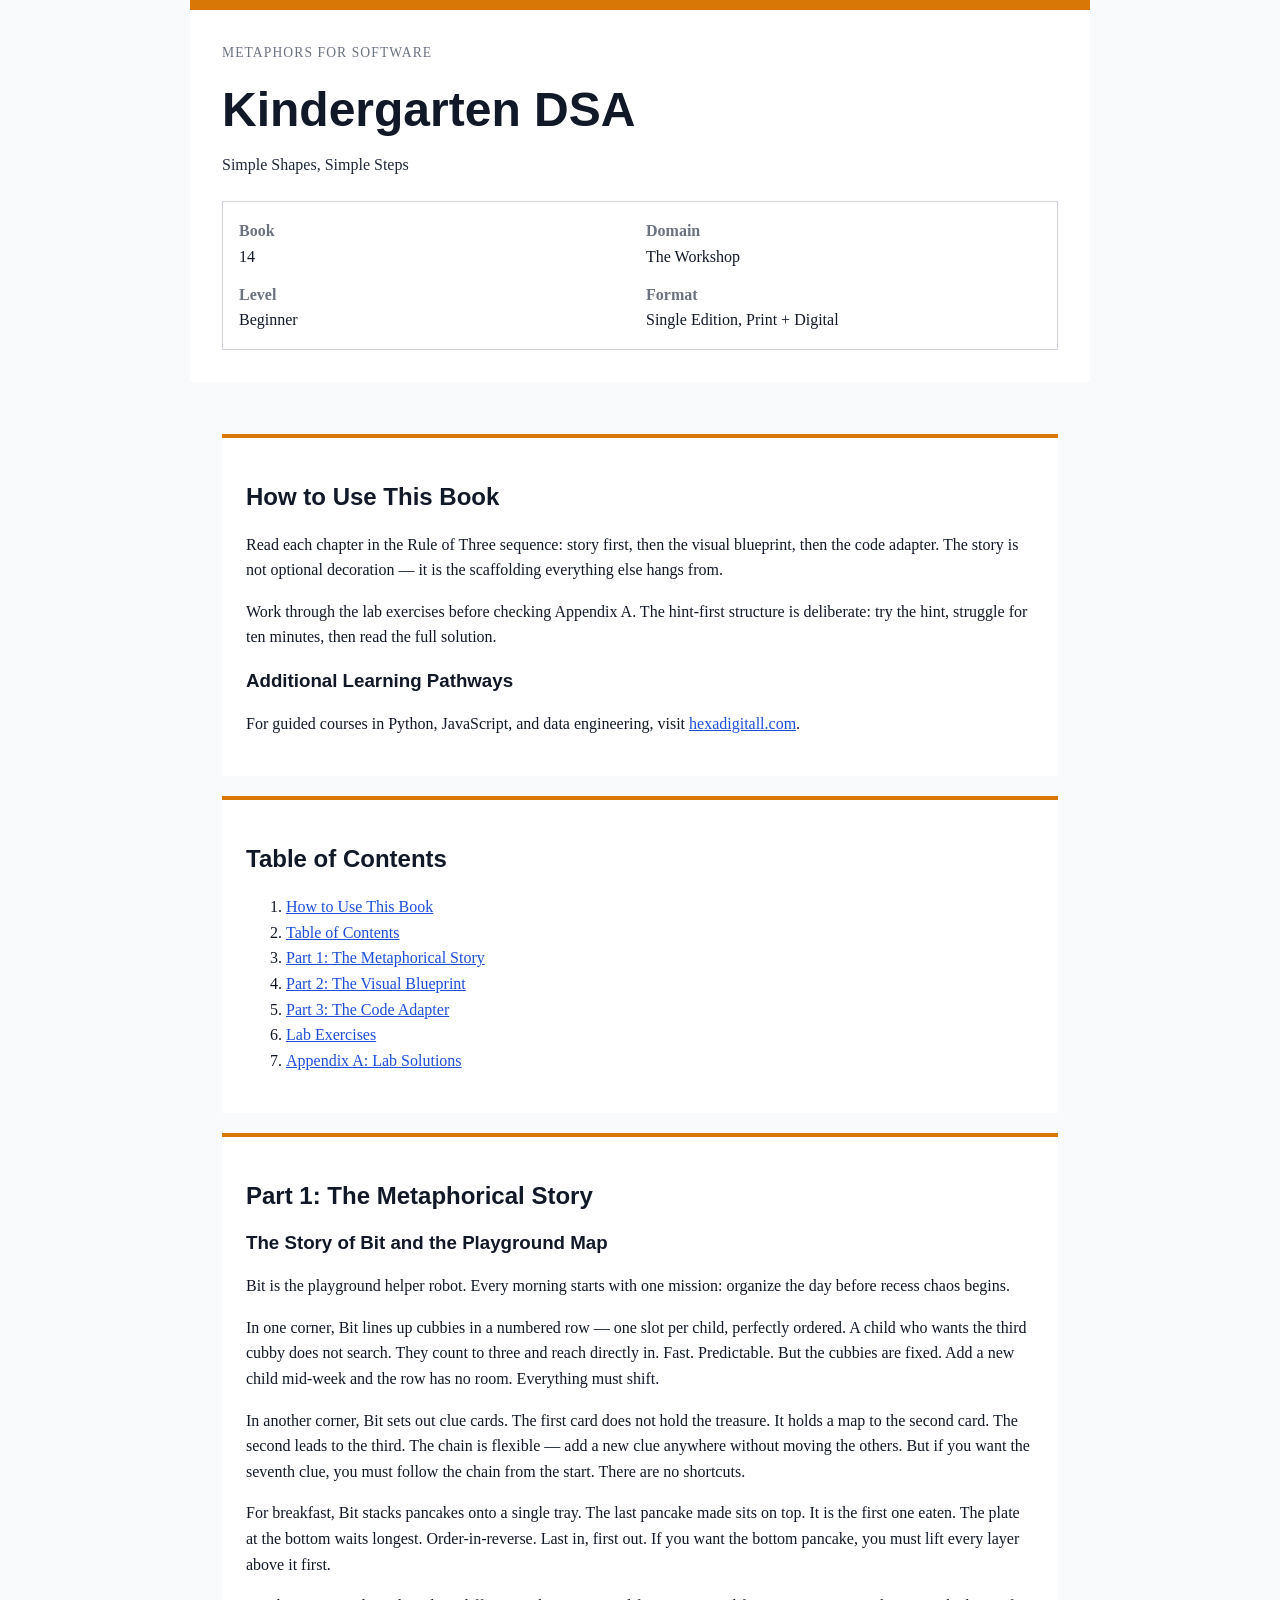
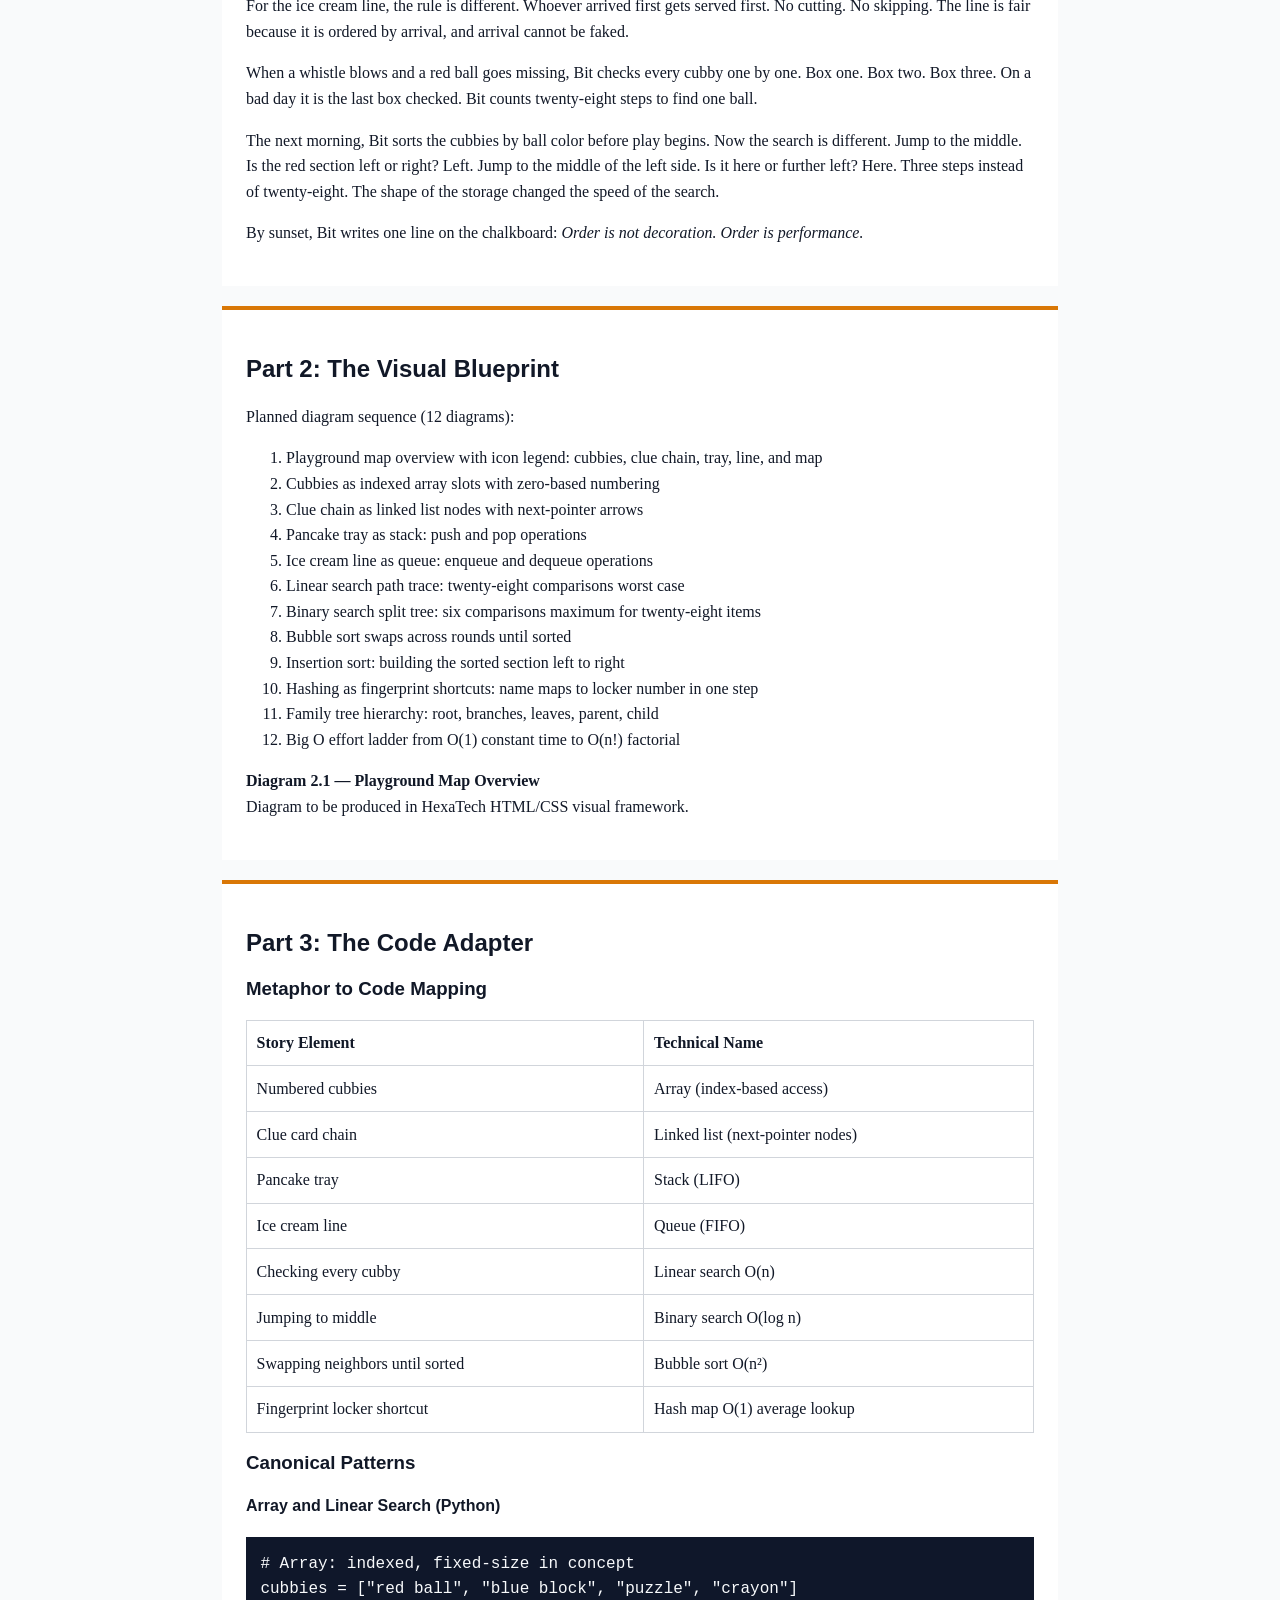
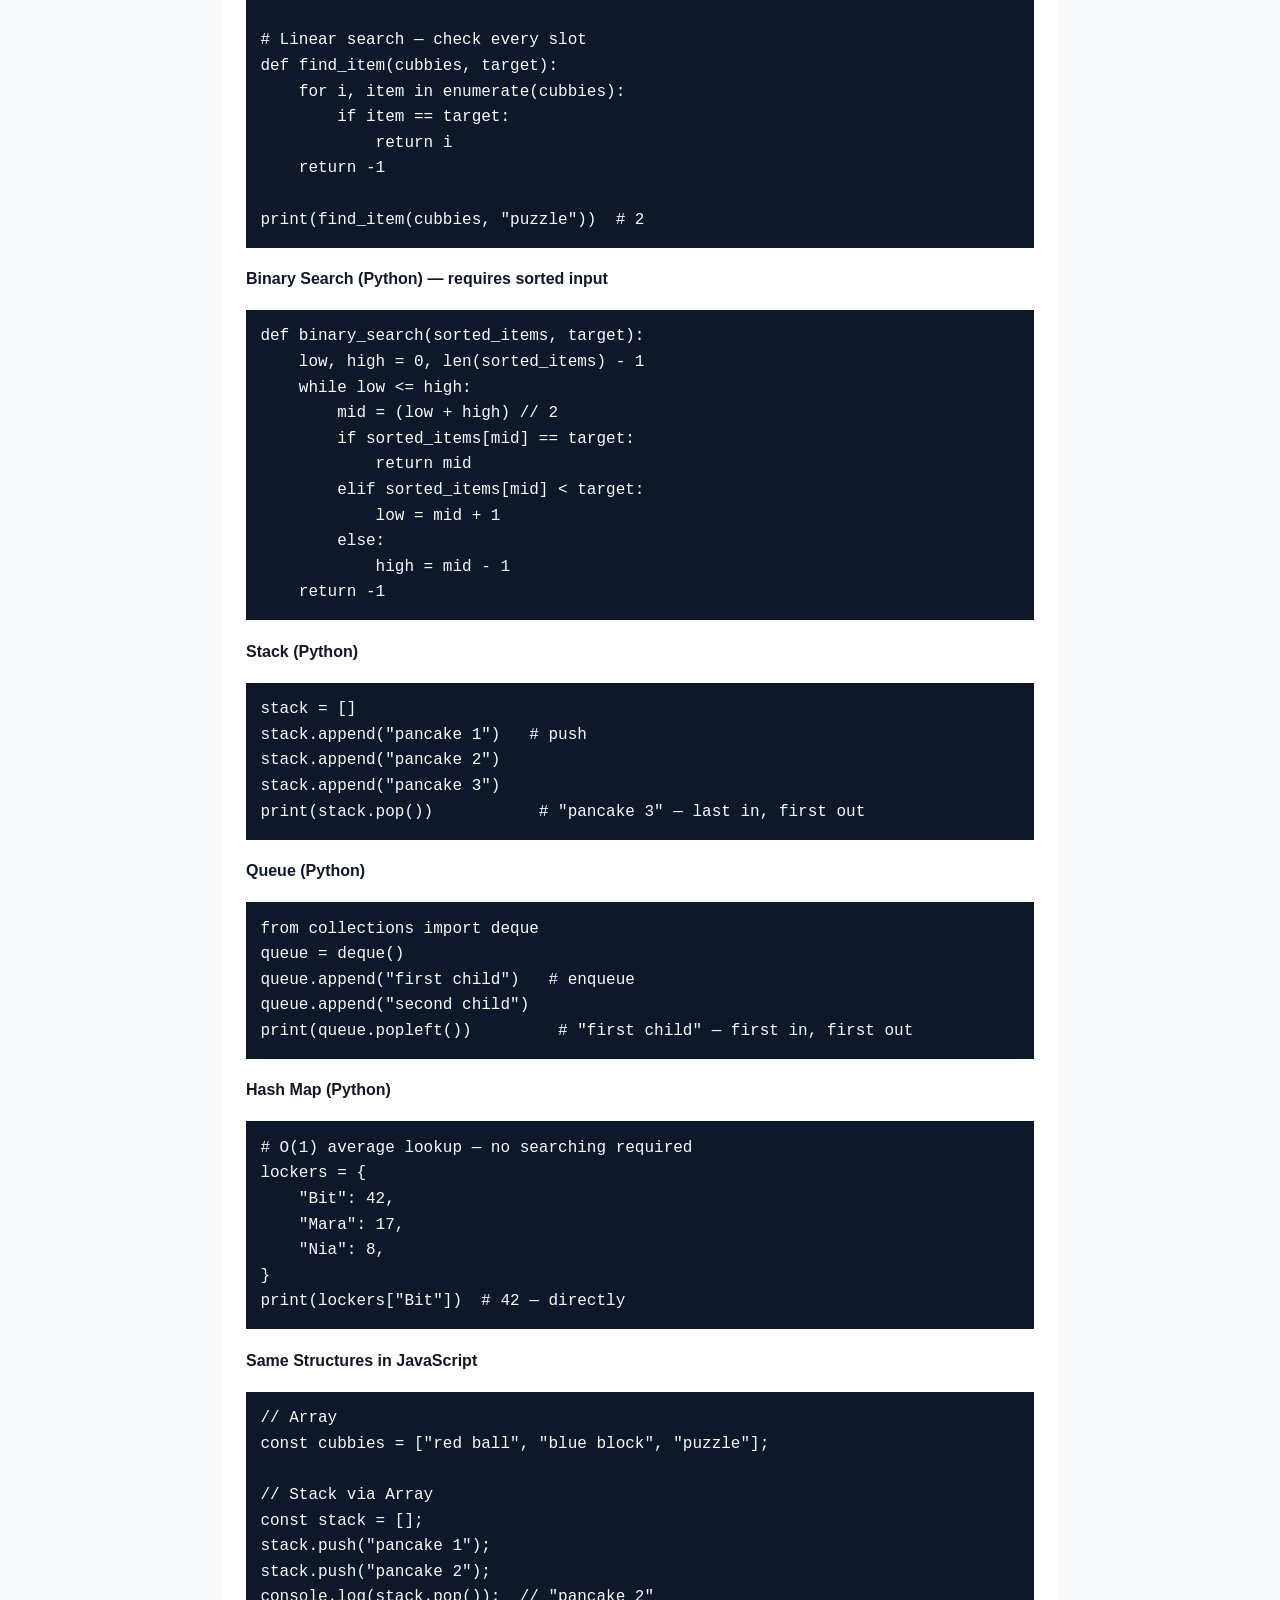
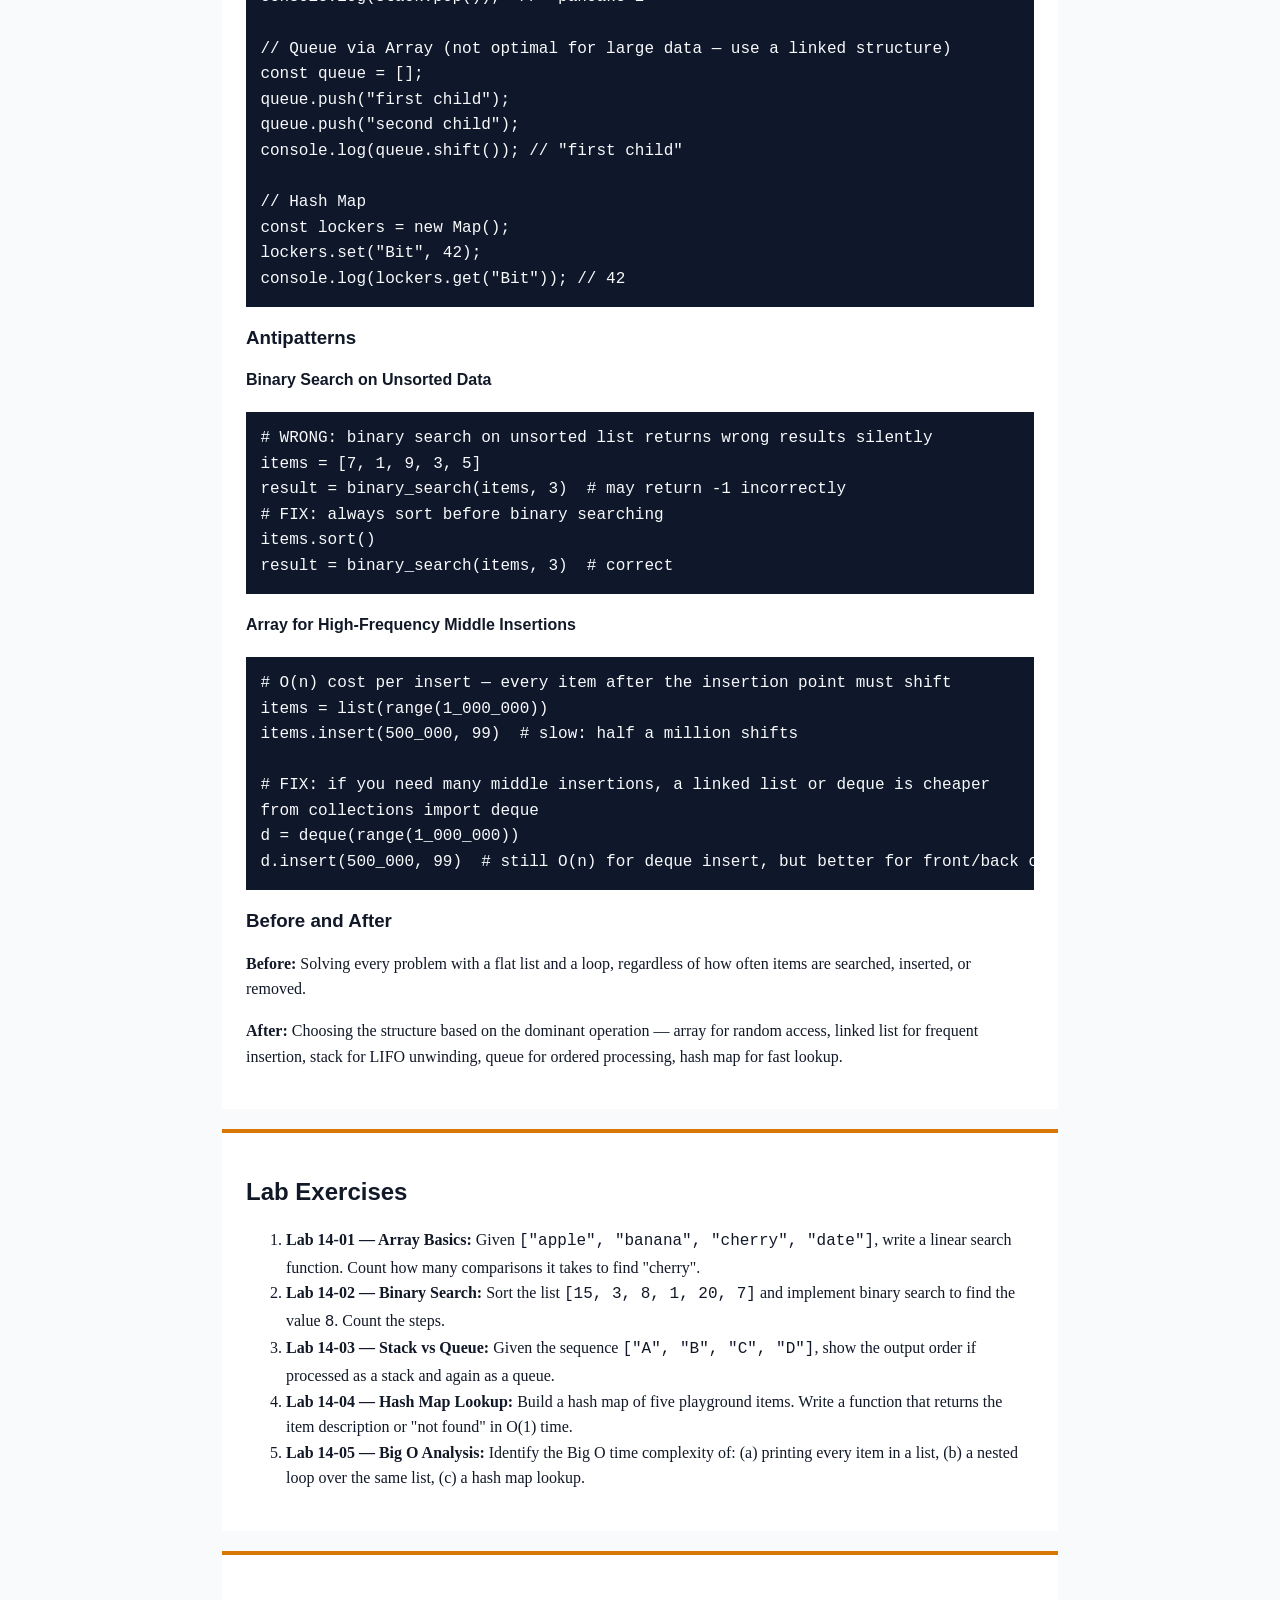
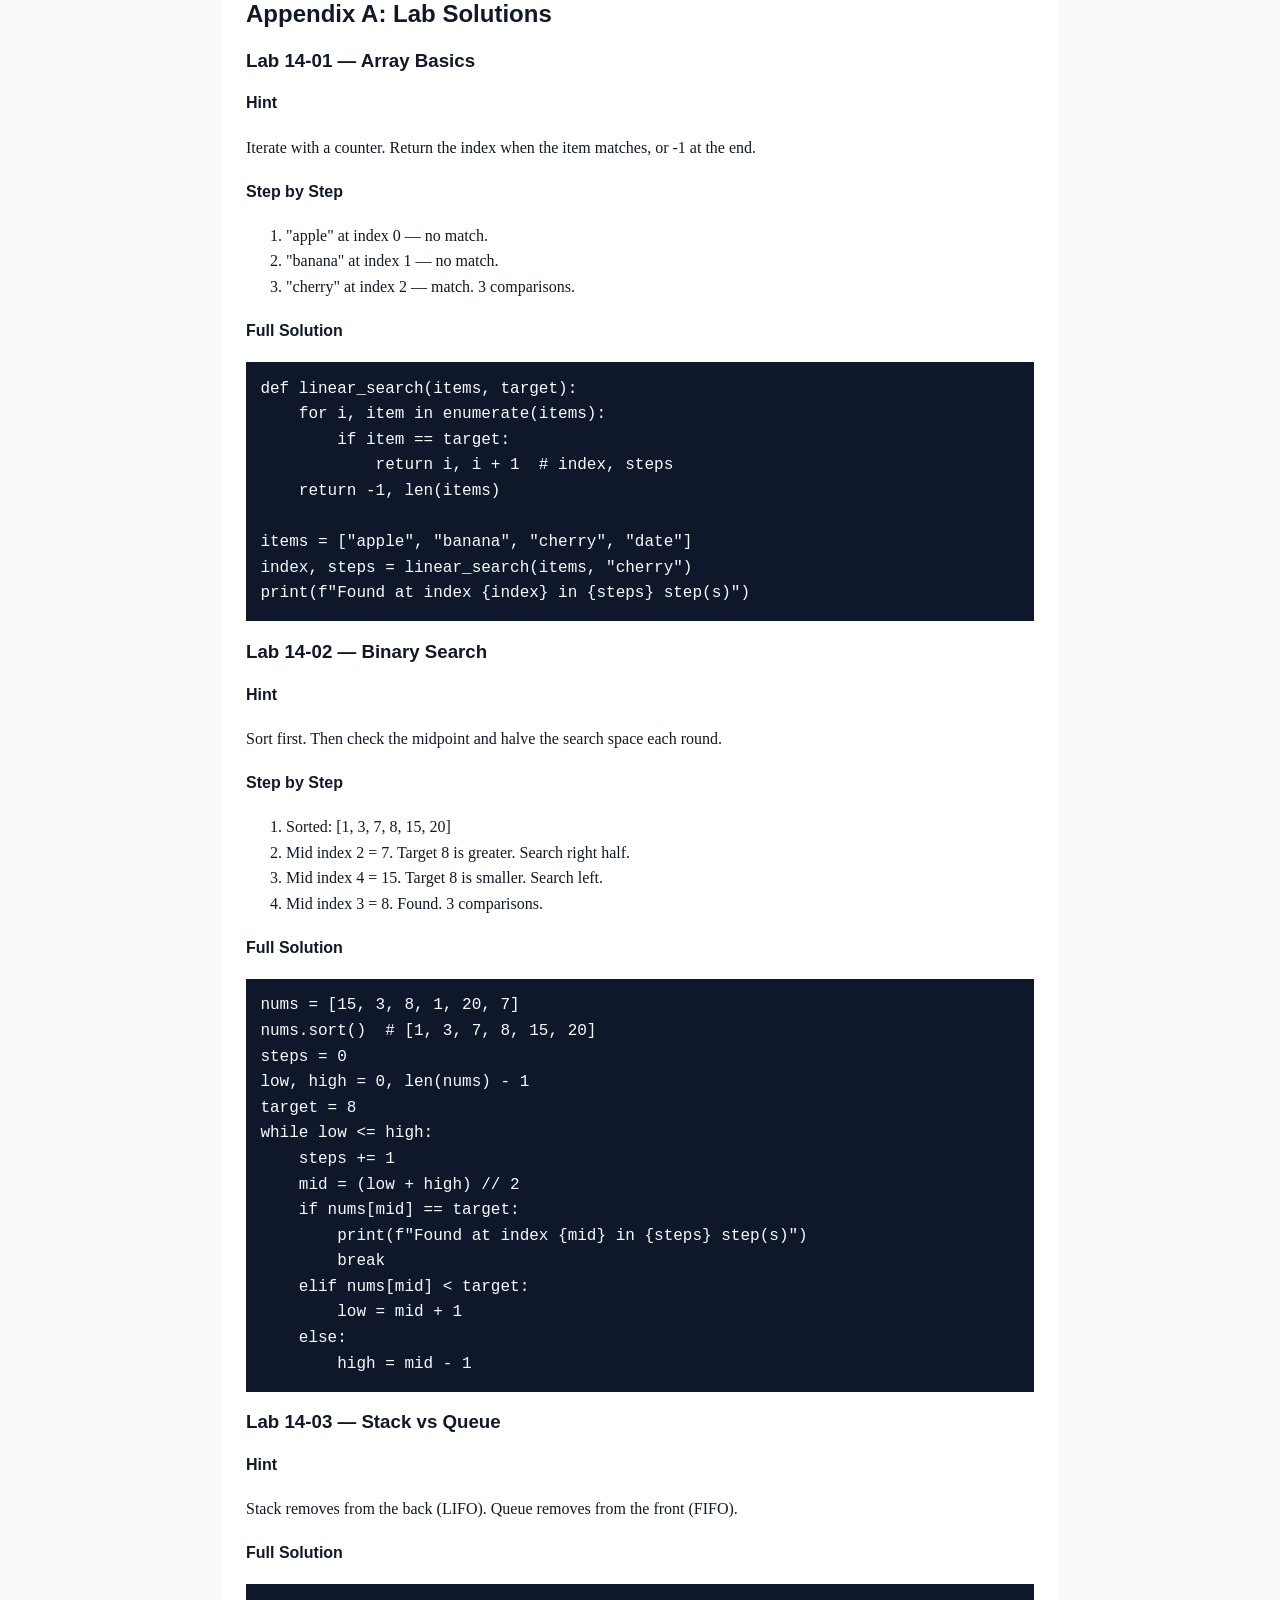
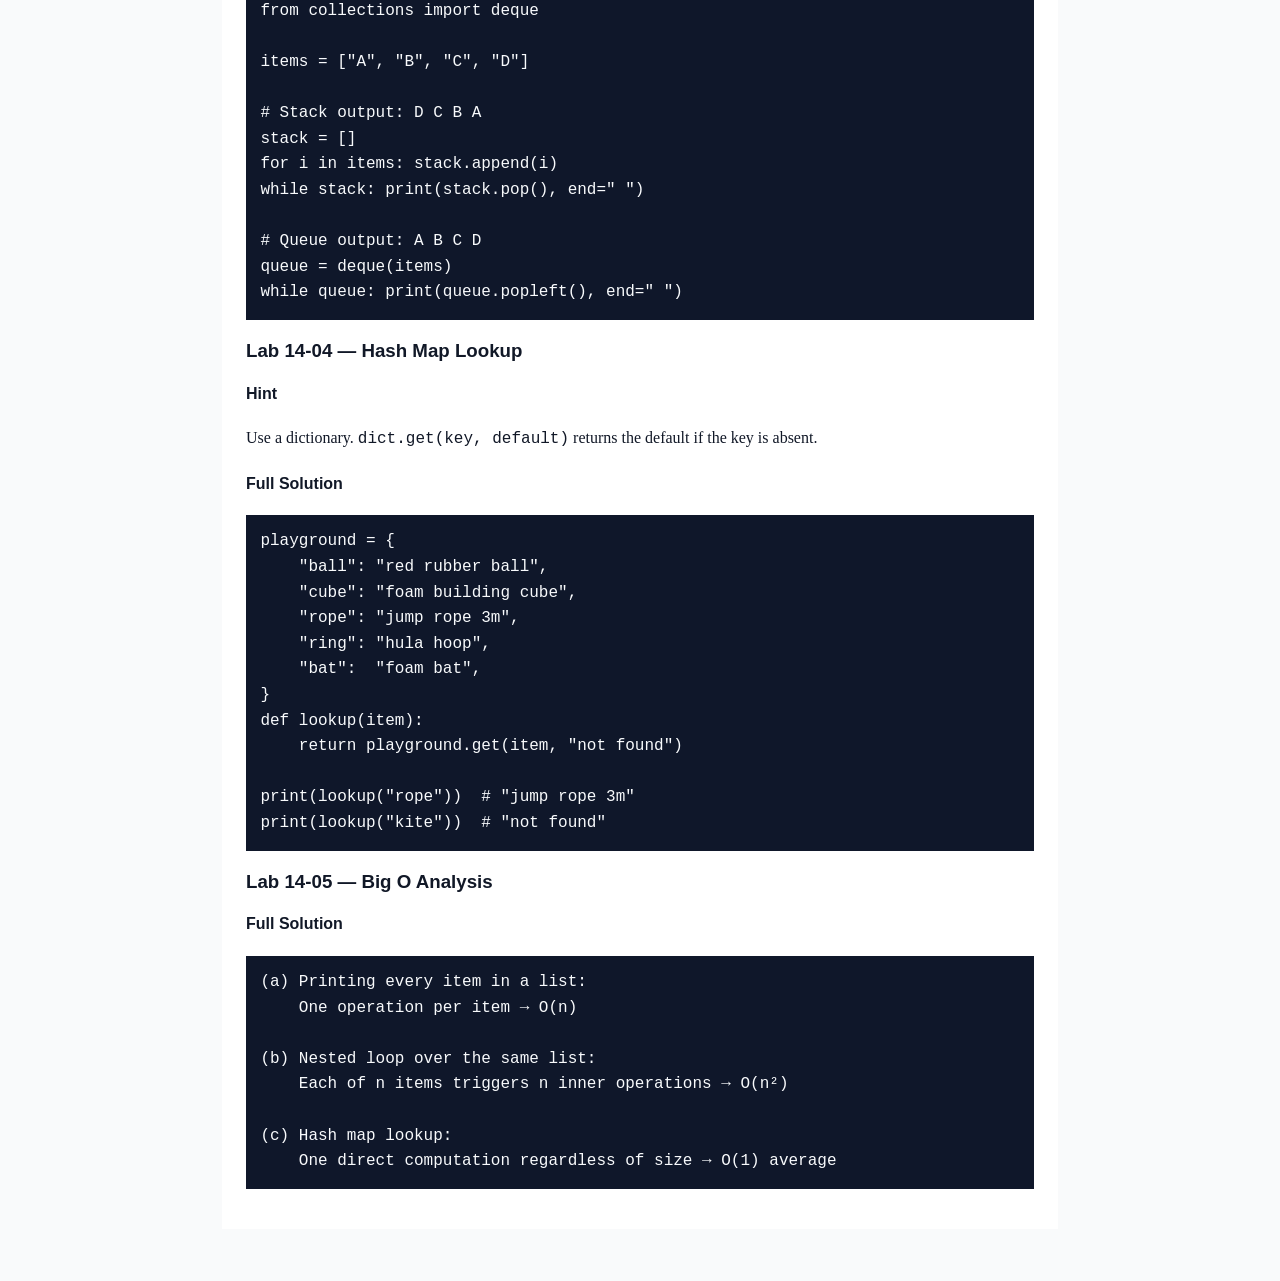
<file: metaphors-for-software/books/14-kindergarten-dsa-simple-shapes-simple-steps/book.html>
<!doctype html>
<html lang="en">
  <head>
    <meta charset="UTF-8" />
    <meta name="viewport" content="width=device-width, initial-scale=1.0" />
    <title>Kindergarten DSA: Simple Shapes, Simple Steps | Metaphors for Software</title>
    <meta
      name="description"
      content="Book 14 of Metaphors for Software. Data structures and algorithms taught through playground metaphors, visual blueprints, and runnable code."
    />
    <link rel="stylesheet" href="styles.css" />
    <link rel="stylesheet" href="print.css" media="print" />
  </head>
  <body class="domain-workshop">

    <header class="cover page-break-after">
      <p class="series">Metaphors for Software</p>
      <h1>Kindergarten DSA</h1>
      <p class="subtitle">Simple Shapes, Simple Steps</p>
      <dl class="meta-grid">
        <div><dt>Book</dt><dd>14</dd></div>
        <div><dt>Domain</dt><dd>The Workshop</dd></div>
        <div><dt>Level</dt><dd>Beginner</dd></div>
        <div><dt>Format</dt><dd>Single Edition, Print + Digital</dd></div>
      </dl>
    </header>

    <main>

      <section class="front-matter page-break-after" id="front-matter">
        <h2>How to Use This Book</h2>
        <p>
          Read each chapter in the Rule of Three sequence: story first, then the visual blueprint,
          then the code adapter. The story is not optional decoration — it is the scaffolding
          everything else hangs from.
        </p>
        <p>
          Work through the lab exercises before checking Appendix A. The hint-first structure
          is deliberate: try the hint, struggle for ten minutes, then read the full solution.
        </p>
        <h3>Additional Learning Pathways</h3>
        <p>
          For guided courses in Python, JavaScript, and data engineering, visit
          <a href="https://hexadigitall.com" target="_blank" rel="noopener noreferrer">hexadigitall.com</a>.
        </p>
      </section>

      <section class="toc page-break-after" id="toc">
        <h2>Table of Contents</h2>
        <ol id="toc-list"></ol>
      </section>

      <!-- ============================================================
           PART 1: THE METAPHORICAL STORY
      ============================================================ -->
      <section id="part-1" class="chapter page-break-before">
        <h2>Part 1: The Metaphorical Story</h2>
        <h3>The Story of Bit and the Playground Map</h3>

        <p>
          Bit is the playground helper robot. Every morning starts with one mission: organize the day
          before recess chaos begins.
        </p>
        <p>
          In one corner, Bit lines up cubbies in a numbered row — one slot per child, perfectly
          ordered. A child who wants the third cubby does not search. They count to three and reach
          directly in. Fast. Predictable. But the cubbies are fixed. Add a new child mid-week and
          the row has no room. Everything must shift.
        </p>
        <p>
          In another corner, Bit sets out clue cards. The first card does not hold the treasure.
          It holds a map to the second card. The second leads to the third. The chain is flexible —
          add a new clue anywhere without moving the others. But if you want the seventh clue, you
          must follow the chain from the start. There are no shortcuts.
        </p>
        <p>
          For breakfast, Bit stacks pancakes onto a single tray. The last pancake made sits on top.
          It is the first one eaten. The plate at the bottom waits longest. Order-in-reverse. Last in,
          first out. If you want the bottom pancake, you must lift every layer above it first.
        </p>
        <p>
          For the ice cream line, the rule is different. Whoever arrived first gets served first.
          No cutting. No skipping. The line is fair because it is ordered by arrival, and arrival
          cannot be faked.
        </p>
        <p>
          When a whistle blows and a red ball goes missing, Bit checks every cubby one by one.
          Box one. Box two. Box three. On a bad day it is the last box checked. Bit counts
          twenty-eight steps to find one ball.
        </p>
        <p>
          The next morning, Bit sorts the cubbies by ball color before play begins. Now the search
          is different. Jump to the middle. Is the red section left or right? Left. Jump to the
          middle of the left side. Is it here or further left? Here. Three steps instead of
          twenty-eight. The shape of the storage changed the speed of the search.
        </p>
        <p>
          By sunset, Bit writes one line on the chalkboard:
          <em>Order is not decoration. Order is performance.</em>
        </p>
      </section>

      <!-- ============================================================
           PART 2: THE VISUAL BLUEPRINT
      ============================================================ -->
      <section id="part-2" class="chapter page-break-before">
        <h2>Part 2: The Visual Blueprint</h2>
        <p>Planned diagram sequence (12 diagrams):</p>
        <ol>
          <li>Playground map overview with icon legend: cubbies, clue chain, tray, line, and map</li>
          <li>Cubbies as indexed array slots with zero-based numbering</li>
          <li>Clue chain as linked list nodes with next-pointer arrows</li>
          <li>Pancake tray as stack: push and pop operations</li>
          <li>Ice cream line as queue: enqueue and dequeue operations</li>
          <li>Linear search path trace: twenty-eight comparisons worst case</li>
          <li>Binary search split tree: six comparisons maximum for twenty-eight items</li>
          <li>Bubble sort swaps across rounds until sorted</li>
          <li>Insertion sort: building the sorted section left to right</li>
          <li>Hashing as fingerprint shortcuts: name maps to locker number in one step</li>
          <li>Family tree hierarchy: root, branches, leaves, parent, child</li>
          <li>Big O effort ladder from O(1) constant time to O(n!) factorial</li>
        </ol>

        <div class="diagram-placeholder">
          <p><strong>Diagram 2.1 — Playground Map Overview</strong><br />Diagram to be produced in HexaTech HTML/CSS visual framework.</p>
        </div>
      </section>

      <!-- ============================================================
           PART 3: THE CODE ADAPTER
      ============================================================ -->
      <section id="part-3" class="chapter page-break-before">
        <h2>Part 3: The Code Adapter</h2>

        <h3>Metaphor to Code Mapping</h3>
        <table>
          <thead>
            <tr><th>Story Element</th><th>Technical Name</th></tr>
          </thead>
          <tbody>
            <tr><td>Numbered cubbies</td><td>Array (index-based access)</td></tr>
            <tr><td>Clue card chain</td><td>Linked list (next-pointer nodes)</td></tr>
            <tr><td>Pancake tray</td><td>Stack (LIFO)</td></tr>
            <tr><td>Ice cream line</td><td>Queue (FIFO)</td></tr>
            <tr><td>Checking every cubby</td><td>Linear search O(n)</td></tr>
            <tr><td>Jumping to middle</td><td>Binary search O(log n)</td></tr>
            <tr><td>Swapping neighbors until sorted</td><td>Bubble sort O(n²)</td></tr>
            <tr><td>Fingerprint locker shortcut</td><td>Hash map O(1) average lookup</td></tr>
          </tbody>
        </table>

        <h3>Canonical Patterns</h3>

        <h4>Array and Linear Search (Python)</h4>
        <pre><code class="language-python"># Array: indexed, fixed-size in concept
cubbies = ["red ball", "blue block", "puzzle", "crayon"]

# Linear search — check every slot
def find_item(cubbies, target):
    for i, item in enumerate(cubbies):
        if item == target:
            return i
    return -1

print(find_item(cubbies, "puzzle"))  # 2
</code></pre>

        <h4>Binary Search (Python) — requires sorted input</h4>
        <pre><code class="language-python">def binary_search(sorted_items, target):
    low, high = 0, len(sorted_items) - 1
    while low <= high:
        mid = (low + high) // 2
        if sorted_items[mid] == target:
            return mid
        elif sorted_items[mid] < target:
            low = mid + 1
        else:
            high = mid - 1
    return -1
</code></pre>

        <h4>Stack (Python)</h4>
        <pre><code class="language-python">stack = []
stack.append("pancake 1")   # push
stack.append("pancake 2")
stack.append("pancake 3")
print(stack.pop())           # "pancake 3" — last in, first out
</code></pre>

        <h4>Queue (Python)</h4>
        <pre><code class="language-python">from collections import deque
queue = deque()
queue.append("first child")   # enqueue
queue.append("second child")
print(queue.popleft())         # "first child" — first in, first out
</code></pre>

        <h4>Hash Map (Python)</h4>
        <pre><code class="language-python"># O(1) average lookup — no searching required
lockers = {
    "Bit": 42,
    "Mara": 17,
    "Nia": 8,
}
print(lockers["Bit"])  # 42 — directly
</code></pre>

        <h4>Same Structures in JavaScript</h4>
        <pre><code class="language-javascript">// Array
const cubbies = ["red ball", "blue block", "puzzle"];

// Stack via Array
const stack = [];
stack.push("pancake 1");
stack.push("pancake 2");
console.log(stack.pop());  // "pancake 2"

// Queue via Array (not optimal for large data — use a linked structure)
const queue = [];
queue.push("first child");
queue.push("second child");
console.log(queue.shift()); // "first child"

// Hash Map
const lockers = new Map();
lockers.set("Bit", 42);
console.log(lockers.get("Bit")); // 42
</code></pre>

        <h3>Antipatterns</h3>

        <h4>Binary Search on Unsorted Data</h4>
        <pre><code class="language-python"># WRONG: binary search on unsorted list returns wrong results silently
items = [7, 1, 9, 3, 5]
result = binary_search(items, 3)  # may return -1 incorrectly
# FIX: always sort before binary searching
items.sort()
result = binary_search(items, 3)  # correct
</code></pre>

        <h4>Array for High-Frequency Middle Insertions</h4>
        <pre><code class="language-python"># O(n) cost per insert — every item after the insertion point must shift
items = list(range(1_000_000))
items.insert(500_000, 99)  # slow: half a million shifts

# FIX: if you need many middle insertions, a linked list or deque is cheaper
from collections import deque
d = deque(range(1_000_000))
d.insert(500_000, 99)  # still O(n) for deque insert, but better for front/back ops
</code></pre>

        <h3>Before and After</h3>
        <p><strong>Before:</strong> Solving every problem with a flat list and a loop, regardless of how often items are searched, inserted, or removed.</p>
        <p><strong>After:</strong> Choosing the structure based on the dominant operation — array for random access, linked list for frequent insertion, stack for LIFO unwinding, queue for ordered processing, hash map for fast lookup.</p>
      </section>

      <!-- ============================================================
           LAB EXERCISES
      ============================================================ -->
      <section id="labs" class="chapter page-break-before">
        <h2>Lab Exercises</h2>

        <ol>
          <li id="lab-14-01">
            <strong>Lab 14-01 — Array Basics:</strong>
            Given <code>["apple", "banana", "cherry", "date"]</code>, write a linear search
            function. Count how many comparisons it takes to find "cherry".
          </li>
          <li id="lab-14-02">
            <strong>Lab 14-02 — Binary Search:</strong>
            Sort the list <code>[15, 3, 8, 1, 20, 7]</code> and implement binary search to
            find the value <code>8</code>. Count the steps.
          </li>
          <li id="lab-14-03">
            <strong>Lab 14-03 — Stack vs Queue:</strong>
            Given the sequence <code>["A", "B", "C", "D"]</code>, show the output order
            if processed as a stack and again as a queue.
          </li>
          <li id="lab-14-04">
            <strong>Lab 14-04 — Hash Map Lookup:</strong>
            Build a hash map of five playground items. Write a function that returns the
            item description or "not found" in O(1) time.
          </li>
          <li id="lab-14-05">
            <strong>Lab 14-05 — Big O Analysis:</strong>
            Identify the Big O time complexity of: (a) printing every item in a list,
            (b) a nested loop over the same list, (c) a hash map lookup.
          </li>
        </ol>
      </section>

      <!-- ============================================================
           APPENDIX A: LAB SOLUTIONS
      ============================================================ -->
      <section id="appendix-solutions" class="appendix page-break-before">
        <h2>Appendix A: Lab Solutions</h2>

        <article>
          <h3>Lab 14-01 — Array Basics</h3>
          <h4>Hint</h4>
          <p>Iterate with a counter. Return the index when the item matches, or -1 at the end.</p>
          <h4>Step by Step</h4>
          <ol>
            <li>"apple" at index 0 — no match.</li>
            <li>"banana" at index 1 — no match.</li>
            <li>"cherry" at index 2 — match. 3 comparisons.</li>
          </ol>
          <h4>Full Solution</h4>
          <pre><code class="language-python">def linear_search(items, target):
    for i, item in enumerate(items):
        if item == target:
            return i, i + 1  # index, steps
    return -1, len(items)

items = ["apple", "banana", "cherry", "date"]
index, steps = linear_search(items, "cherry")
print(f"Found at index {index} in {steps} step(s)")</code></pre>
        </article>

        <article>
          <h3>Lab 14-02 — Binary Search</h3>
          <h4>Hint</h4>
          <p>Sort first. Then check the midpoint and halve the search space each round.</p>
          <h4>Step by Step</h4>
          <ol>
            <li>Sorted: [1, 3, 7, 8, 15, 20]</li>
            <li>Mid index 2 = 7. Target 8 is greater. Search right half.</li>
            <li>Mid index 4 = 15. Target 8 is smaller. Search left.</li>
            <li>Mid index 3 = 8. Found. 3 comparisons.</li>
          </ol>
          <h4>Full Solution</h4>
          <pre><code class="language-python">nums = [15, 3, 8, 1, 20, 7]
nums.sort()  # [1, 3, 7, 8, 15, 20]
steps = 0
low, high = 0, len(nums) - 1
target = 8
while low <= high:
    steps += 1
    mid = (low + high) // 2
    if nums[mid] == target:
        print(f"Found at index {mid} in {steps} step(s)")
        break
    elif nums[mid] < target:
        low = mid + 1
    else:
        high = mid - 1</code></pre>
        </article>

        <article>
          <h3>Lab 14-03 — Stack vs Queue</h3>
          <h4>Hint</h4>
          <p>Stack removes from the back (LIFO). Queue removes from the front (FIFO).</p>
          <h4>Full Solution</h4>
          <pre><code class="language-python">from collections import deque

items = ["A", "B", "C", "D"]

# Stack output: D C B A
stack = []
for i in items: stack.append(i)
while stack: print(stack.pop(), end=" ")

# Queue output: A B C D
queue = deque(items)
while queue: print(queue.popleft(), end=" ")</code></pre>
        </article>

        <article>
          <h3>Lab 14-04 — Hash Map Lookup</h3>
          <h4>Hint</h4>
          <p>Use a dictionary. <code>dict.get(key, default)</code> returns the default if the key is absent.</p>
          <h4>Full Solution</h4>
          <pre><code class="language-python">playground = {
    "ball": "red rubber ball",
    "cube": "foam building cube",
    "rope": "jump rope 3m",
    "ring": "hula hoop",
    "bat":  "foam bat",
}
def lookup(item):
    return playground.get(item, "not found")

print(lookup("rope"))  # "jump rope 3m"
print(lookup("kite"))  # "not found"</code></pre>
        </article>

        <article>
          <h3>Lab 14-05 — Big O Analysis</h3>
          <h4>Full Solution</h4>
          <pre><code class="language-text">(a) Printing every item in a list:
    One operation per item → O(n)

(b) Nested loop over the same list:
    Each of n items triggers n inner operations → O(n²)

(c) Hash map lookup:
    One direct computation regardless of size → O(1) average</code></pre>
        </article>
      </section>

    </main>

    <script src="interactions.js"></script>
  </body>
</html>
</file>
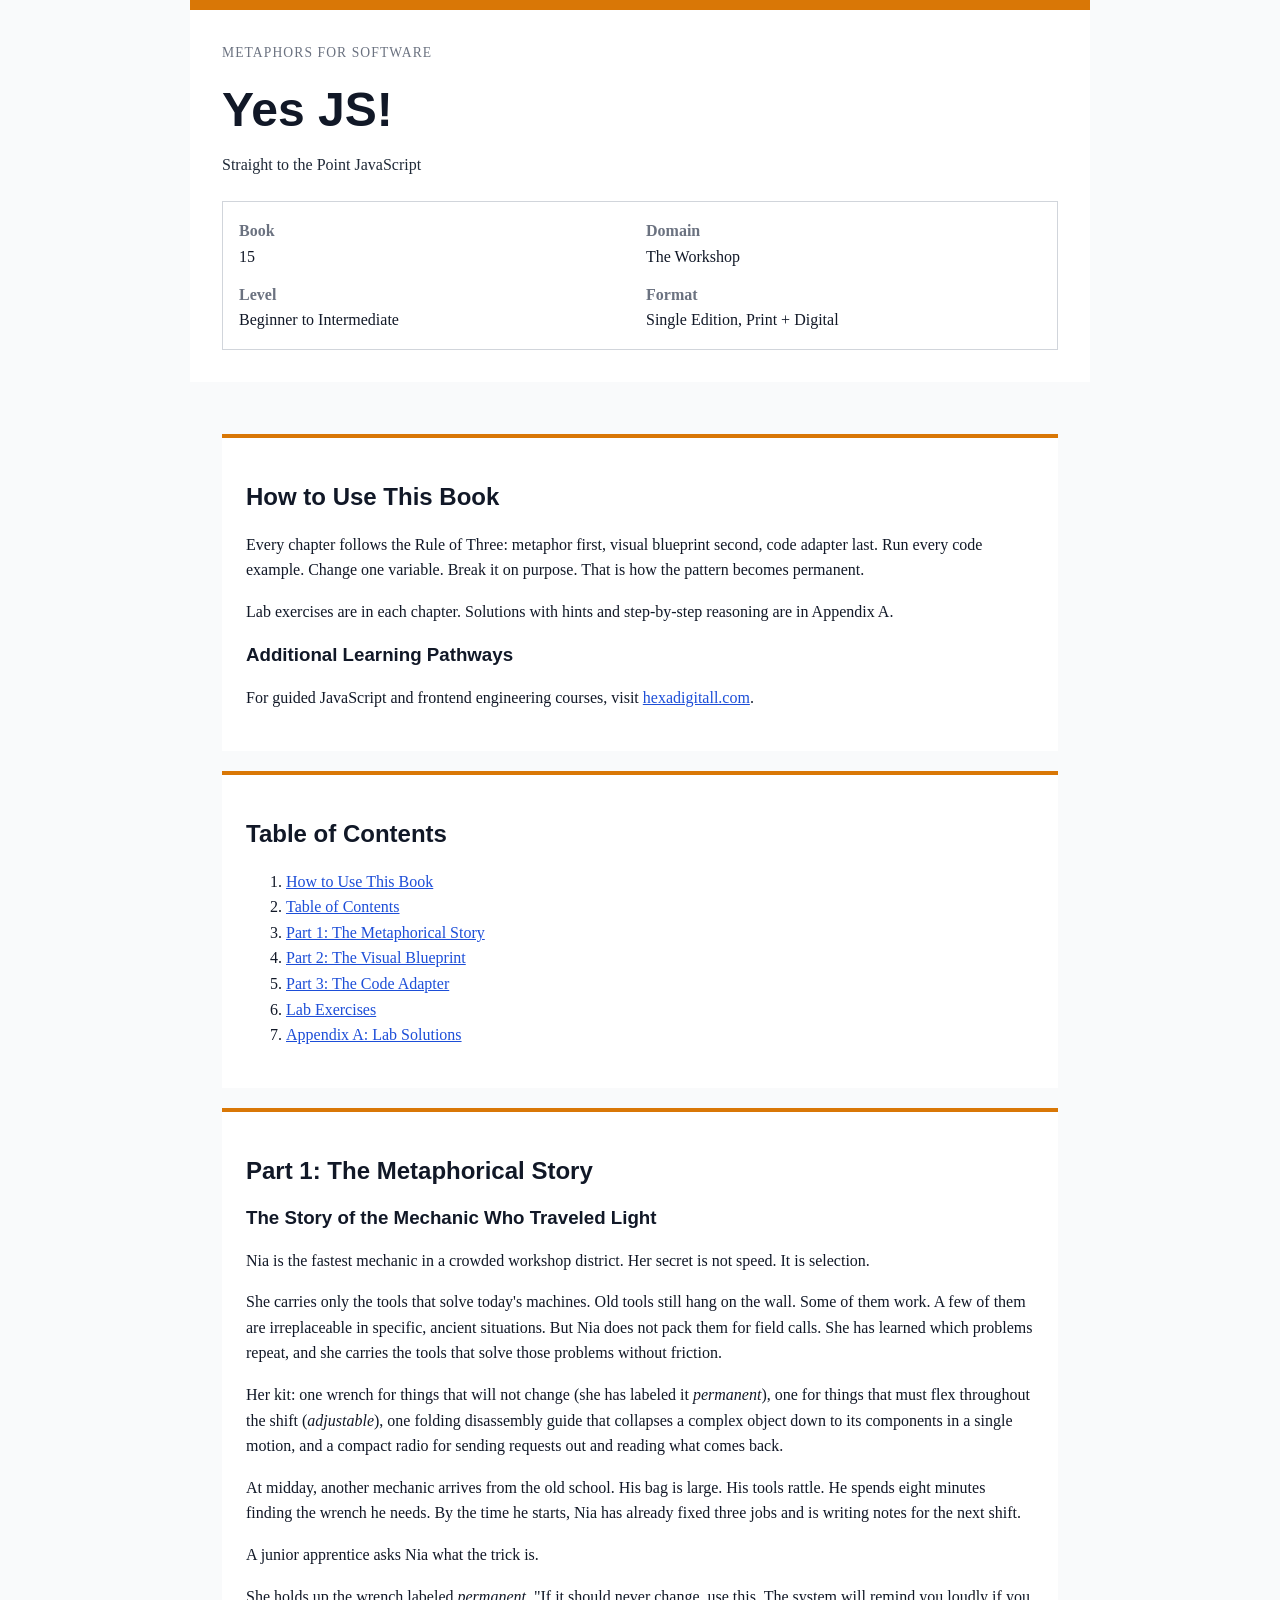
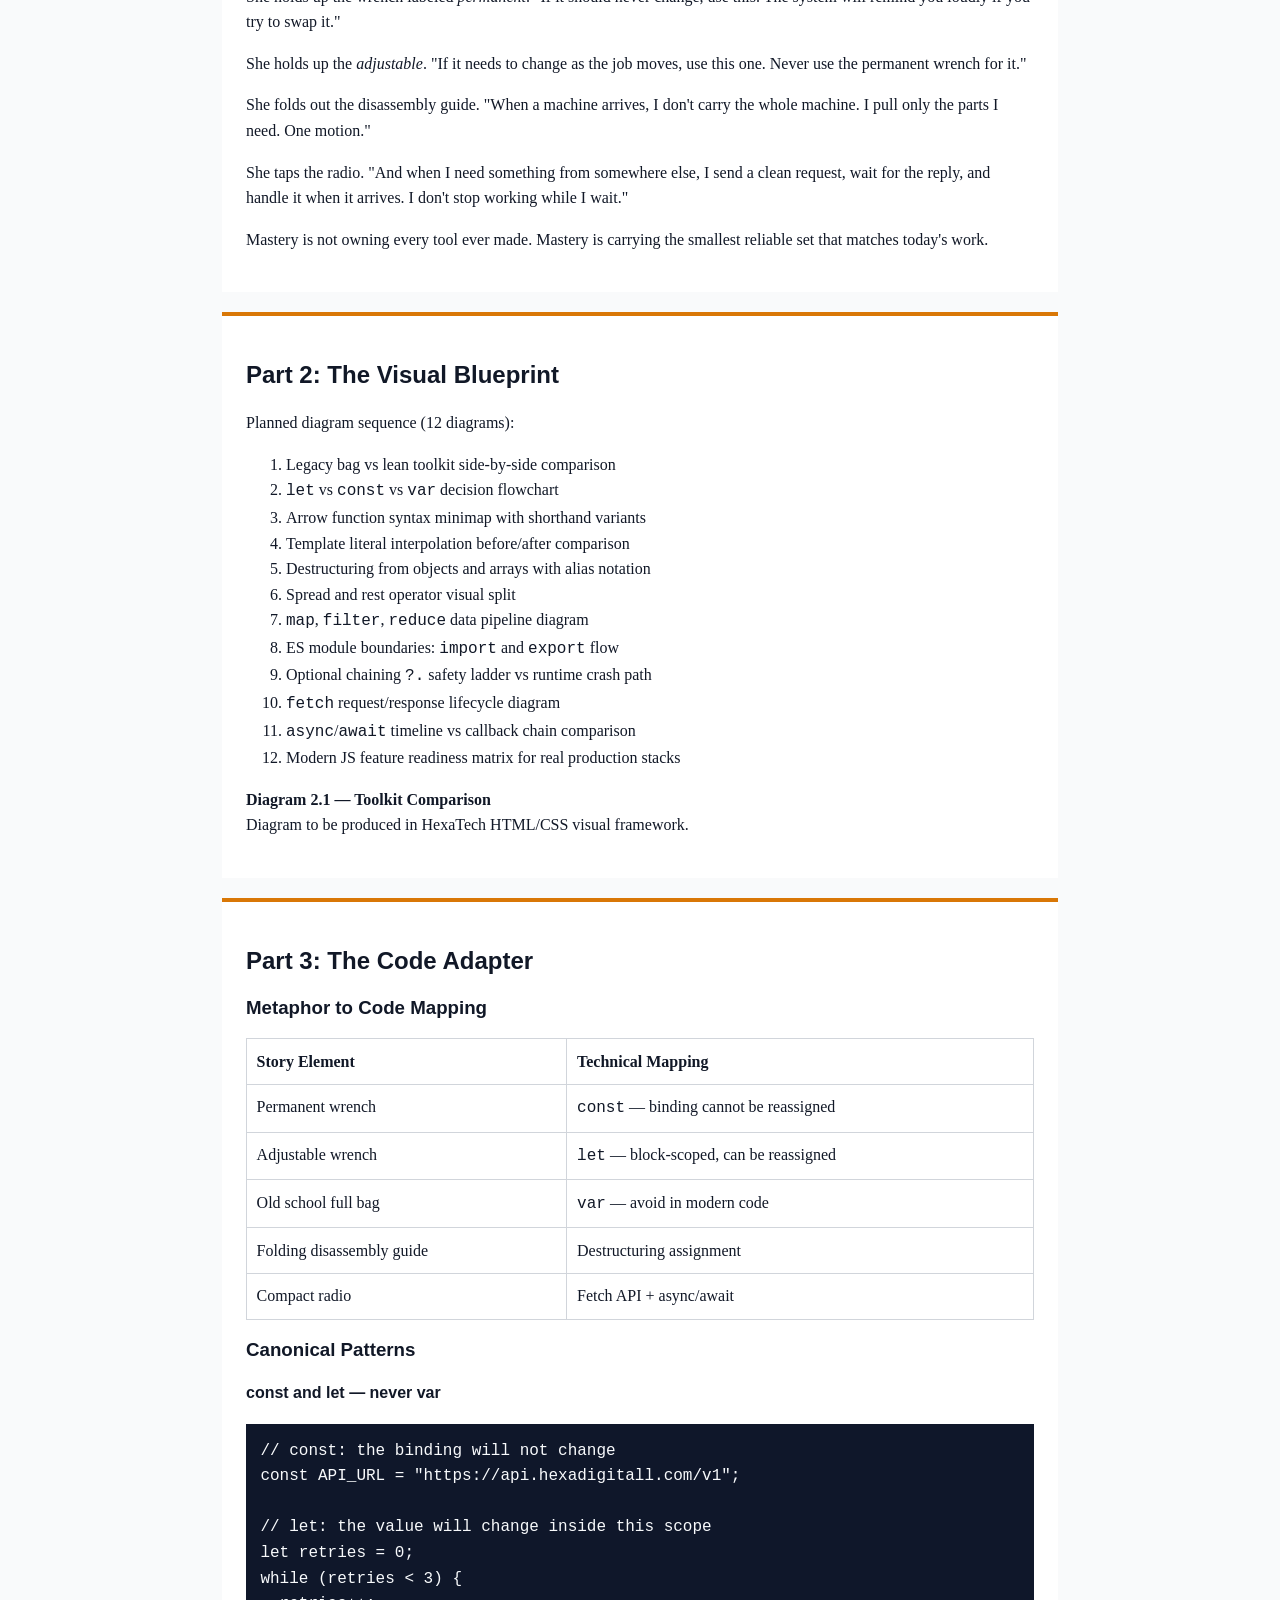
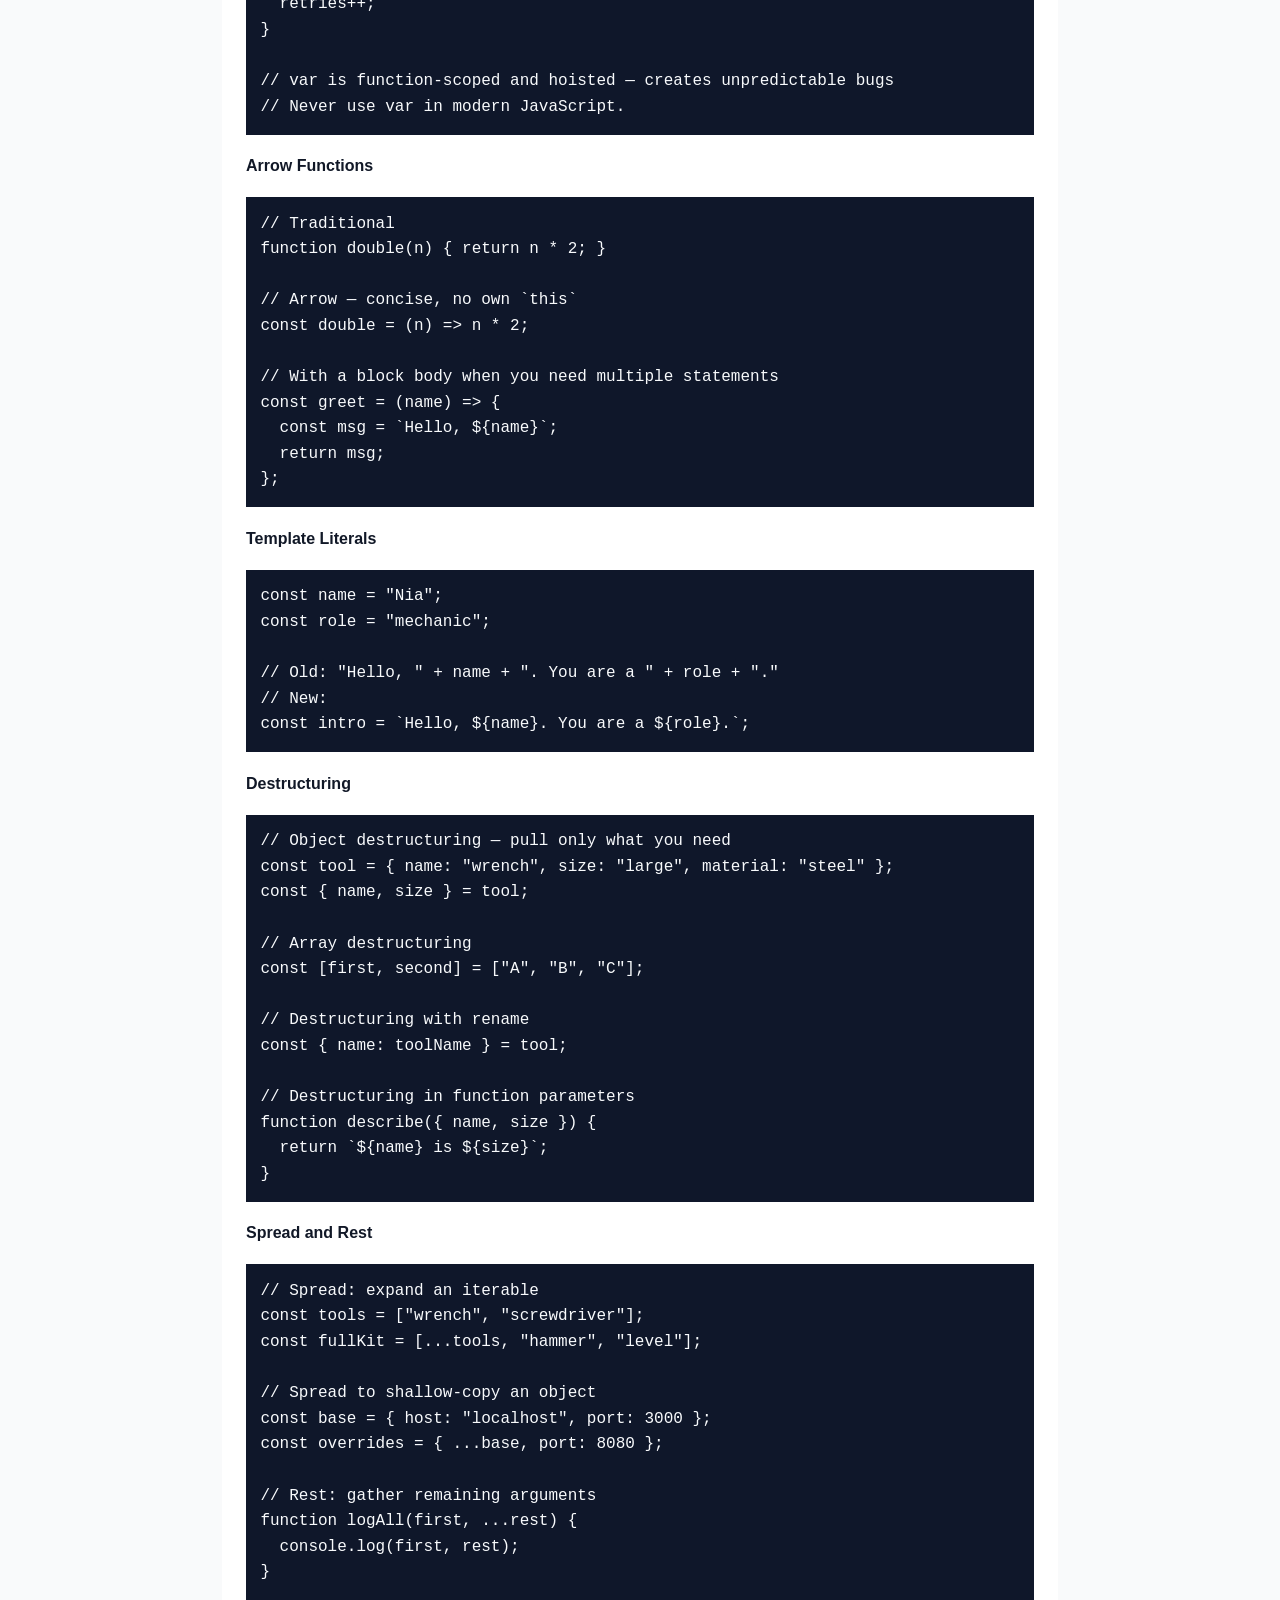
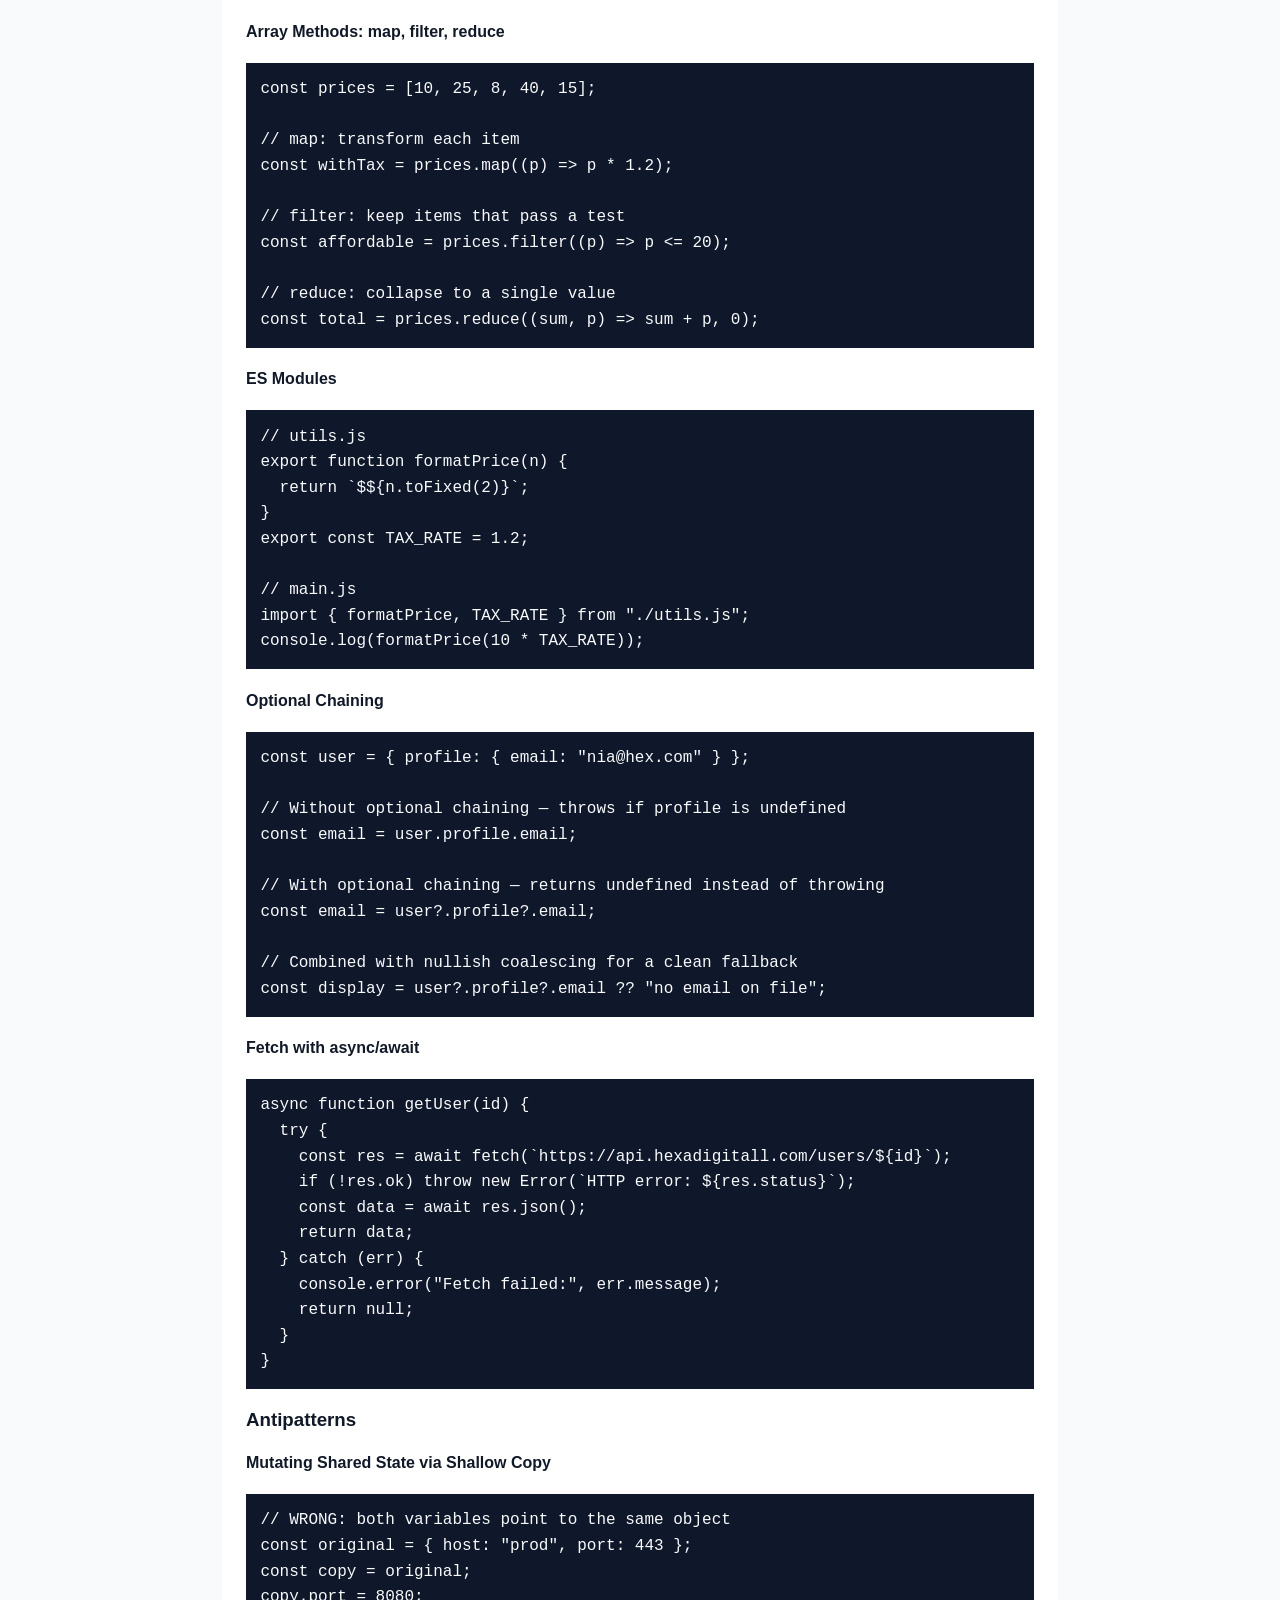
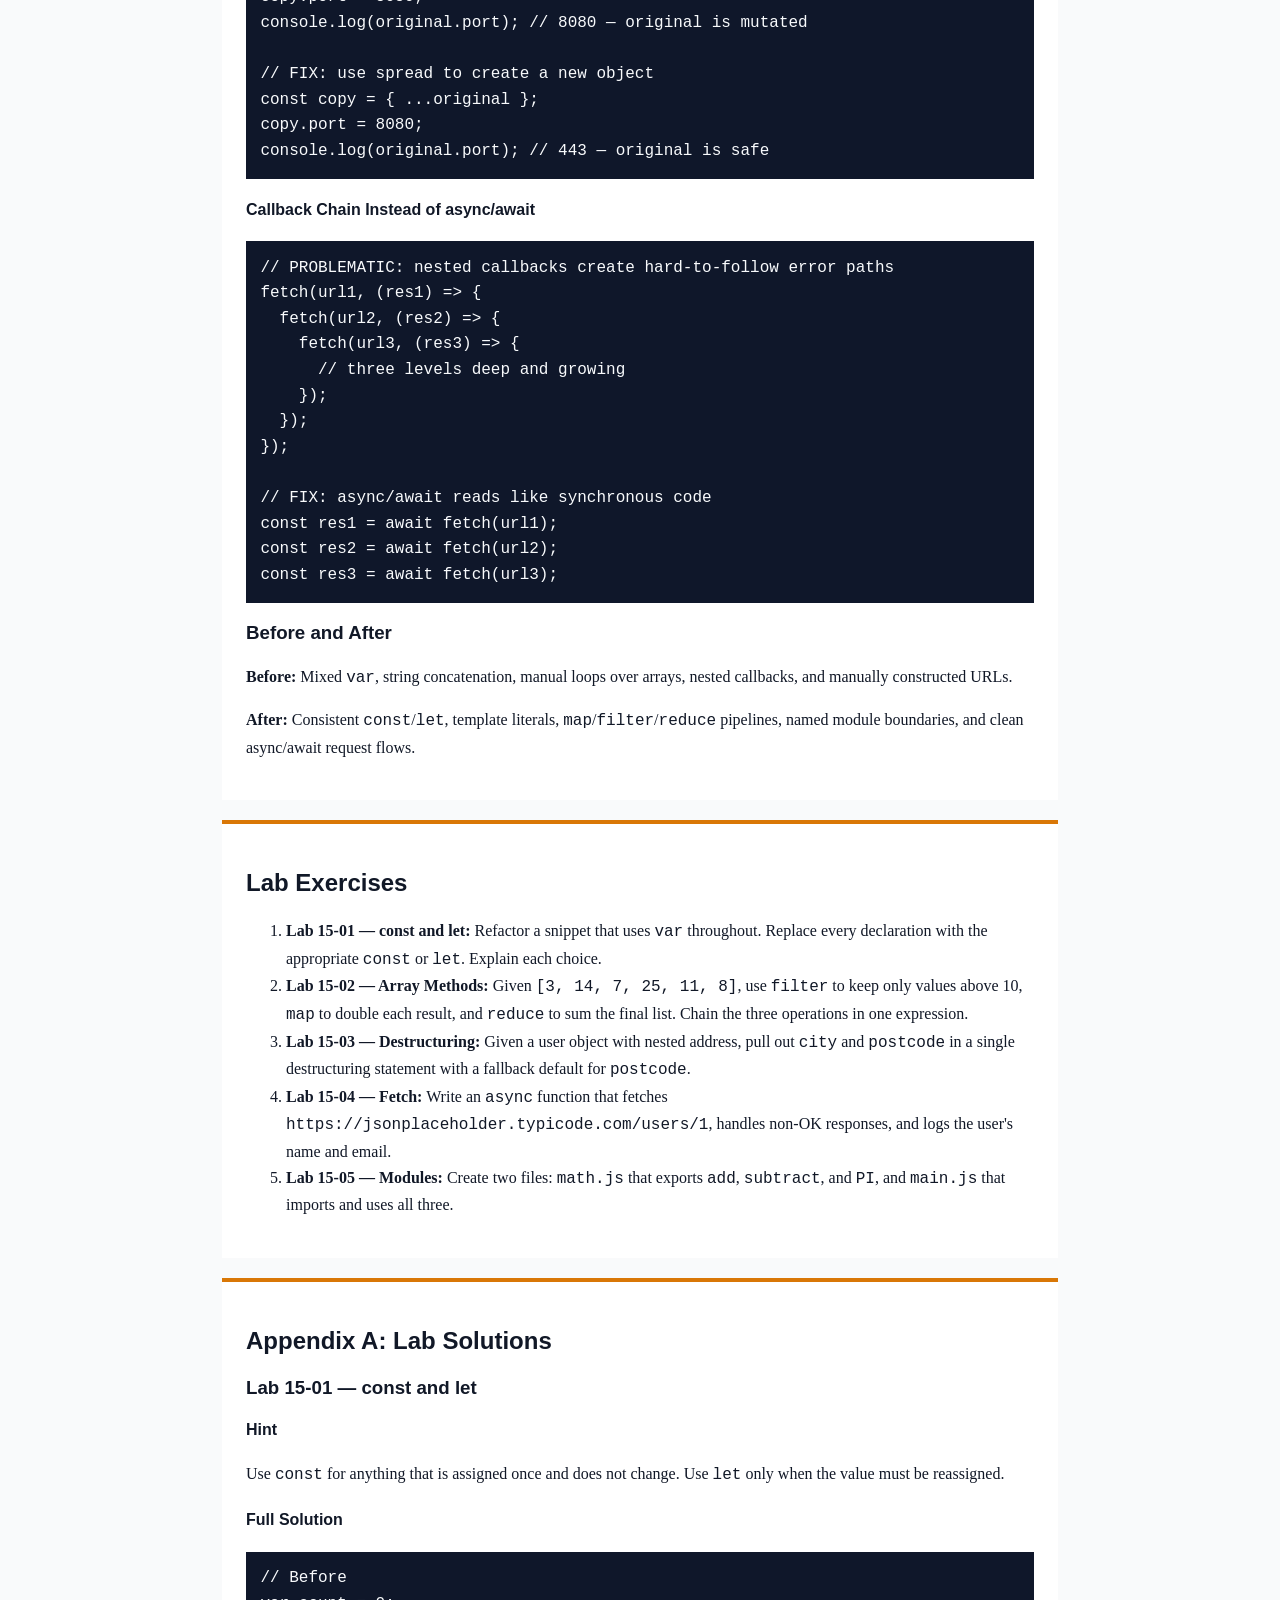
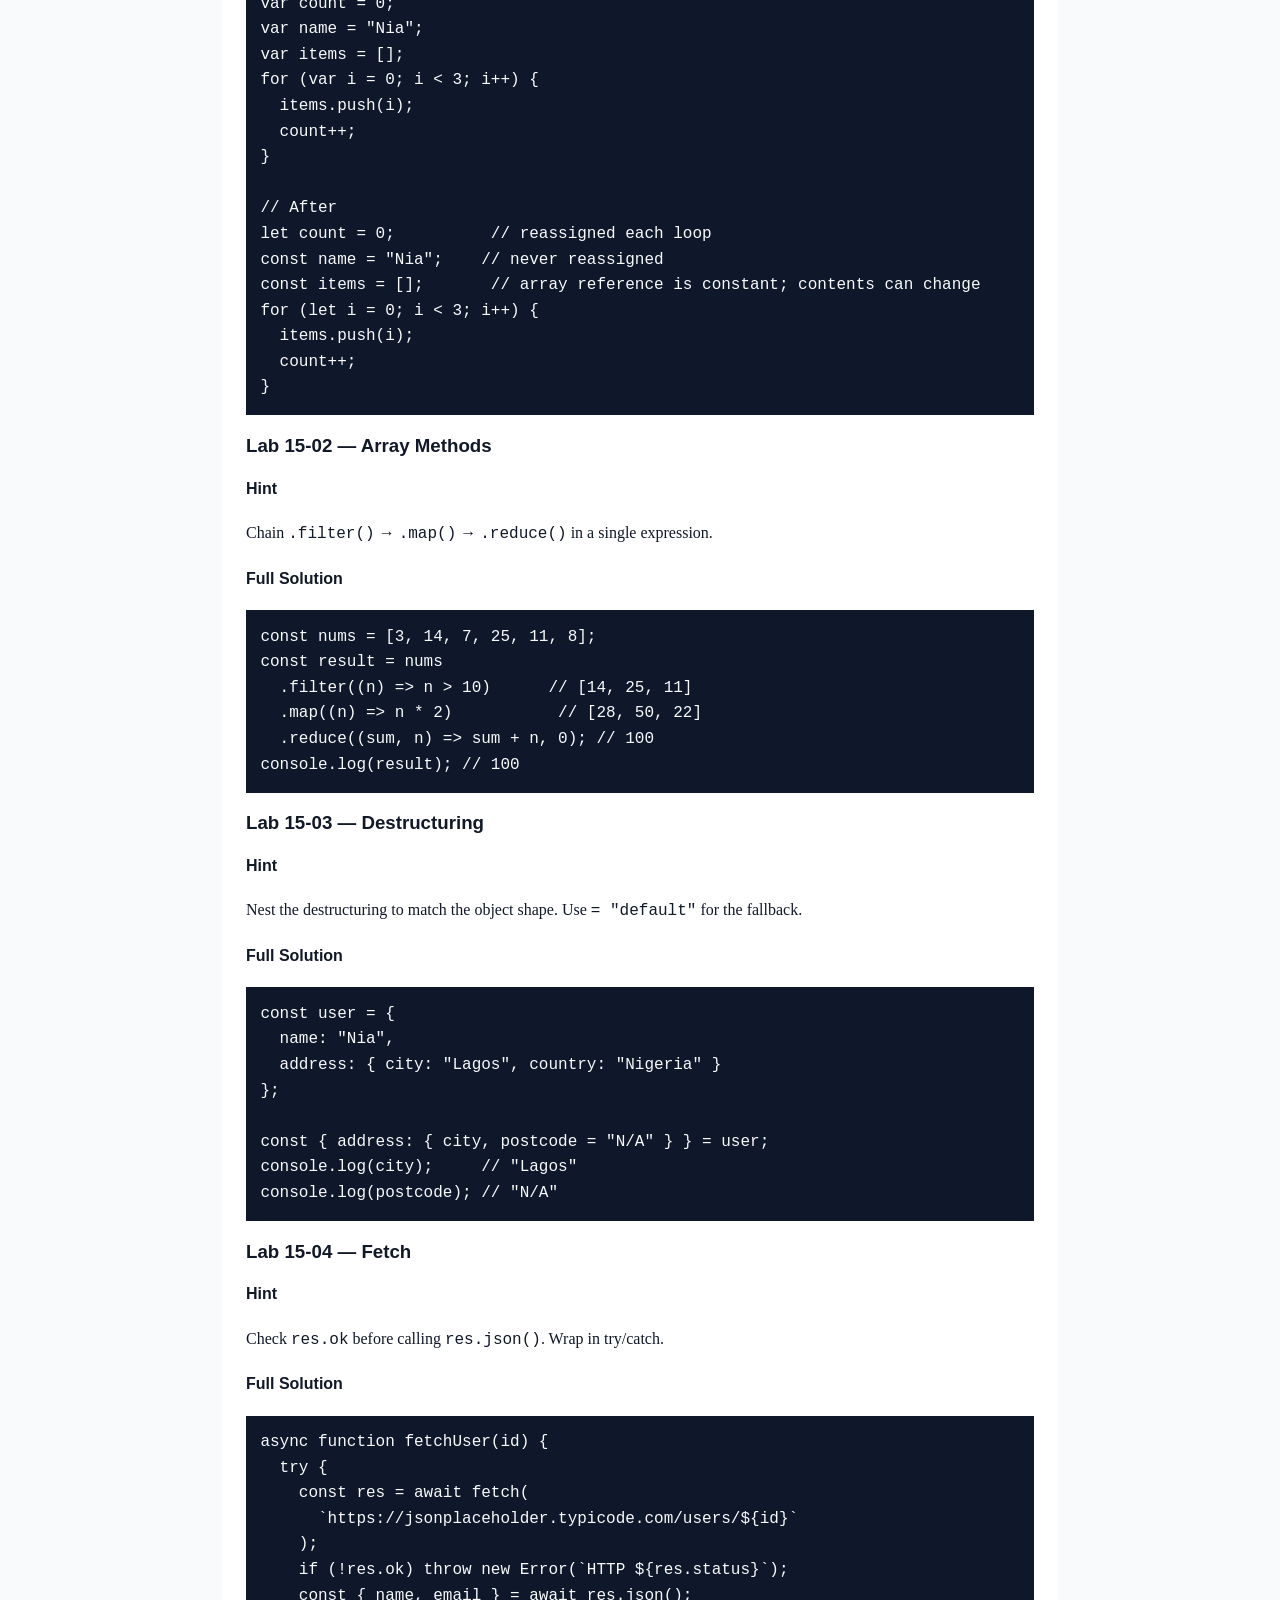
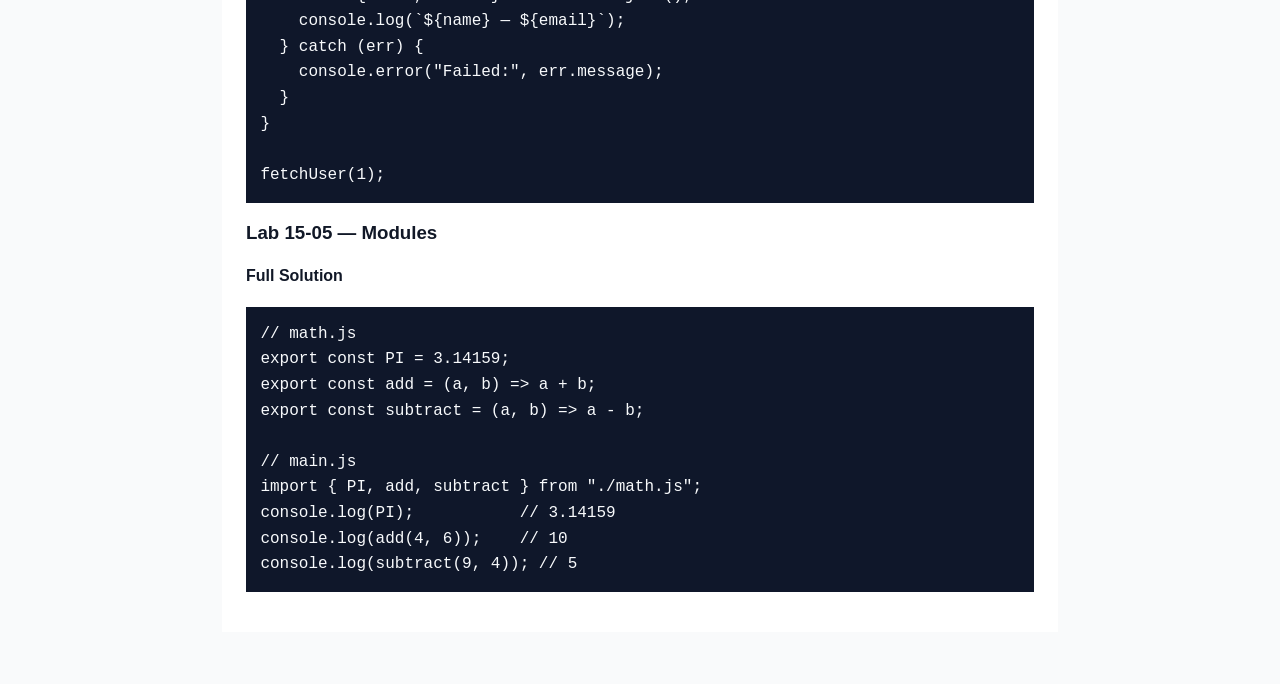
<file: metaphors-for-software/books/15-yes-js-straight-to-the-point-javascript/book.html>
<!doctype html>
<html lang="en">
  <head>
    <meta charset="UTF-8" />
    <meta name="viewport" content="width=device-width, initial-scale=1.0" />
    <title>Yes JS! – Straight to the Point JavaScript | Metaphors for Software</title>
    <meta
      name="description"
      content="Book 15 of Metaphors for Software. Modern ES6+ JavaScript patterns for real production work — no legacy clutter."
    />
    <link rel="stylesheet" href="styles.css" />
    <link rel="stylesheet" href="print.css" media="print" />
  </head>
  <body class="domain-workshop">

    <header class="cover page-break-after">
      <p class="series">Metaphors for Software</p>
      <h1>Yes JS!</h1>
      <p class="subtitle">Straight to the Point JavaScript</p>
      <dl class="meta-grid">
        <div><dt>Book</dt><dd>15</dd></div>
        <div><dt>Domain</dt><dd>The Workshop</dd></div>
        <div><dt>Level</dt><dd>Beginner to Intermediate</dd></div>
        <div><dt>Format</dt><dd>Single Edition, Print + Digital</dd></div>
      </dl>
    </header>

    <main>

      <section class="front-matter page-break-after" id="front-matter">
        <h2>How to Use This Book</h2>
        <p>
          Every chapter follows the Rule of Three: metaphor first, visual blueprint second,
          code adapter last. Run every code example. Change one variable. Break it on purpose.
          That is how the pattern becomes permanent.
        </p>
        <p>
          Lab exercises are in each chapter. Solutions with hints and step-by-step reasoning
          are in Appendix A.
        </p>
        <h3>Additional Learning Pathways</h3>
        <p>
          For guided JavaScript and frontend engineering courses, visit
          <a href="https://hexadigitall.com" target="_blank" rel="noopener noreferrer">hexadigitall.com</a>.
        </p>
      </section>

      <section class="toc page-break-after" id="toc">
        <h2>Table of Contents</h2>
        <ol id="toc-list"></ol>
      </section>

      <!-- ============================================================
           PART 1: THE METAPHORICAL STORY
      ============================================================ -->
      <section id="part-1" class="chapter page-break-before">
        <h2>Part 1: The Metaphorical Story</h2>
        <h3>The Story of the Mechanic Who Traveled Light</h3>

        <p>
          Nia is the fastest mechanic in a crowded workshop district. Her secret is not speed.
          It is selection.
        </p>
        <p>
          She carries only the tools that solve today's machines. Old tools still hang on the
          wall. Some of them work. A few of them are irreplaceable in specific, ancient
          situations. But Nia does not pack them for field calls. She has learned which problems
          repeat, and she carries the tools that solve those problems without friction.
        </p>
        <p>
          Her kit: one wrench for things that will not change (she has labeled it
          <em>permanent</em>), one for things that must flex throughout the shift
          (<em>adjustable</em>), one folding disassembly guide that collapses a complex
          object down to its components in a single motion, and a compact radio for sending
          requests out and reading what comes back.
        </p>
        <p>
          At midday, another mechanic arrives from the old school. His bag is large. His tools
          rattle. He spends eight minutes finding the wrench he needs. By the time he starts,
          Nia has already fixed three jobs and is writing notes for the next shift.
        </p>
        <p>
          A junior apprentice asks Nia what the trick is.
        </p>
        <p>
          She holds up the wrench labeled <em>permanent</em>. "If it should never change, use
          this. The system will remind you loudly if you try to swap it."
        </p>
        <p>
          She holds up the <em>adjustable</em>. "If it needs to change as the job moves, use
          this one. Never use the permanent wrench for it."
        </p>
        <p>
          She folds out the disassembly guide. "When a machine arrives, I don't carry the whole
          machine. I pull only the parts I need. One motion."
        </p>
        <p>
          She taps the radio. "And when I need something from somewhere else, I send a clean
          request, wait for the reply, and handle it when it arrives. I don't stop working
          while I wait."
        </p>
        <p>
          Mastery is not owning every tool ever made. Mastery is carrying the smallest reliable
          set that matches today's work.
        </p>
      </section>

      <!-- ============================================================
           PART 2: THE VISUAL BLUEPRINT
      ============================================================ -->
      <section id="part-2" class="chapter page-break-before">
        <h2>Part 2: The Visual Blueprint</h2>
        <p>Planned diagram sequence (12 diagrams):</p>
        <ol>
          <li>Legacy bag vs lean toolkit side-by-side comparison</li>
          <li><code>let</code> vs <code>const</code> vs <code>var</code> decision flowchart</li>
          <li>Arrow function syntax minimap with shorthand variants</li>
          <li>Template literal interpolation before/after comparison</li>
          <li>Destructuring from objects and arrays with alias notation</li>
          <li>Spread and rest operator visual split</li>
          <li><code>map</code>, <code>filter</code>, <code>reduce</code> data pipeline diagram</li>
          <li>ES module boundaries: <code>import</code> and <code>export</code> flow</li>
          <li>Optional chaining <code>?.</code> safety ladder vs runtime crash path</li>
          <li><code>fetch</code> request/response lifecycle diagram</li>
          <li><code>async</code>/<code>await</code> timeline vs callback chain comparison</li>
          <li>Modern JS feature readiness matrix for real production stacks</li>
        </ol>

        <div class="diagram-placeholder">
          <p><strong>Diagram 2.1 — Toolkit Comparison</strong><br />Diagram to be produced in HexaTech HTML/CSS visual framework.</p>
        </div>
      </section>

      <!-- ============================================================
           PART 3: THE CODE ADAPTER
      ============================================================ -->
      <section id="part-3" class="chapter page-break-before">
        <h2>Part 3: The Code Adapter</h2>

        <h3>Metaphor to Code Mapping</h3>
        <table>
          <thead>
            <tr><th>Story Element</th><th>Technical Mapping</th></tr>
          </thead>
          <tbody>
            <tr><td>Permanent wrench</td><td><code>const</code> — binding cannot be reassigned</td></tr>
            <tr><td>Adjustable wrench</td><td><code>let</code> — block-scoped, can be reassigned</td></tr>
            <tr><td>Old school full bag</td><td><code>var</code> — avoid in modern code</td></tr>
            <tr><td>Folding disassembly guide</td><td>Destructuring assignment</td></tr>
            <tr><td>Compact radio</td><td>Fetch API + async/await</td></tr>
          </tbody>
        </table>

        <h3>Canonical Patterns</h3>

        <h4>const and let — never var</h4>
        <pre><code class="language-javascript">// const: the binding will not change
const API_URL = "https://api.hexadigitall.com/v1";

// let: the value will change inside this scope
let retries = 0;
while (retries < 3) {
  retries++;
}

// var is function-scoped and hoisted — creates unpredictable bugs
// Never use var in modern JavaScript.
</code></pre>

        <h4>Arrow Functions</h4>
        <pre><code class="language-javascript">// Traditional
function double(n) { return n * 2; }

// Arrow — concise, no own `this`
const double = (n) => n * 2;

// With a block body when you need multiple statements
const greet = (name) => {
  const msg = `Hello, ${name}`;
  return msg;
};
</code></pre>

        <h4>Template Literals</h4>
        <pre><code class="language-javascript">const name = "Nia";
const role = "mechanic";

// Old: "Hello, " + name + ". You are a " + role + "."
// New:
const intro = `Hello, ${name}. You are a ${role}.`;
</code></pre>

        <h4>Destructuring</h4>
        <pre><code class="language-javascript">// Object destructuring — pull only what you need
const tool = { name: "wrench", size: "large", material: "steel" };
const { name, size } = tool;

// Array destructuring
const [first, second] = ["A", "B", "C"];

// Destructuring with rename
const { name: toolName } = tool;

// Destructuring in function parameters
function describe({ name, size }) {
  return `${name} is ${size}`;
}
</code></pre>

        <h4>Spread and Rest</h4>
        <pre><code class="language-javascript">// Spread: expand an iterable
const tools = ["wrench", "screwdriver"];
const fullKit = [...tools, "hammer", "level"];

// Spread to shallow-copy an object
const base = { host: "localhost", port: 3000 };
const overrides = { ...base, port: 8080 };

// Rest: gather remaining arguments
function logAll(first, ...rest) {
  console.log(first, rest);
}
</code></pre>

        <h4>Array Methods: map, filter, reduce</h4>
        <pre><code class="language-javascript">const prices = [10, 25, 8, 40, 15];

// map: transform each item
const withTax = prices.map((p) => p * 1.2);

// filter: keep items that pass a test
const affordable = prices.filter((p) => p <= 20);

// reduce: collapse to a single value
const total = prices.reduce((sum, p) => sum + p, 0);
</code></pre>

        <h4>ES Modules</h4>
        <pre><code class="language-javascript">// utils.js
export function formatPrice(n) {
  return `$${n.toFixed(2)}`;
}
export const TAX_RATE = 1.2;

// main.js
import { formatPrice, TAX_RATE } from "./utils.js";
console.log(formatPrice(10 * TAX_RATE));
</code></pre>

        <h4>Optional Chaining</h4>
        <pre><code class="language-javascript">const user = { profile: { email: "nia@hex.com" } };

// Without optional chaining — throws if profile is undefined
const email = user.profile.email;

// With optional chaining — returns undefined instead of throwing
const email = user?.profile?.email;

// Combined with nullish coalescing for a clean fallback
const display = user?.profile?.email ?? "no email on file";
</code></pre>

        <h4>Fetch with async/await</h4>
        <pre><code class="language-javascript">async function getUser(id) {
  try {
    const res = await fetch(`https://api.hexadigitall.com/users/${id}`);
    if (!res.ok) throw new Error(`HTTP error: ${res.status}`);
    const data = await res.json();
    return data;
  } catch (err) {
    console.error("Fetch failed:", err.message);
    return null;
  }
}
</code></pre>

        <h3>Antipatterns</h3>

        <h4>Mutating Shared State via Shallow Copy</h4>
        <pre><code class="language-javascript">// WRONG: both variables point to the same object
const original = { host: "prod", port: 443 };
const copy = original;
copy.port = 8080;
console.log(original.port); // 8080 — original is mutated

// FIX: use spread to create a new object
const copy = { ...original };
copy.port = 8080;
console.log(original.port); // 443 — original is safe
</code></pre>

        <h4>Callback Chain Instead of async/await</h4>
        <pre><code class="language-javascript">// PROBLEMATIC: nested callbacks create hard-to-follow error paths
fetch(url1, (res1) => {
  fetch(url2, (res2) => {
    fetch(url3, (res3) => {
      // three levels deep and growing
    });
  });
});

// FIX: async/await reads like synchronous code
const res1 = await fetch(url1);
const res2 = await fetch(url2);
const res3 = await fetch(url3);
</code></pre>

        <h3>Before and After</h3>
        <p><strong>Before:</strong> Mixed <code>var</code>, string concatenation, manual loops over arrays, nested callbacks, and manually constructed URLs.</p>
        <p><strong>After:</strong> Consistent <code>const</code>/<code>let</code>, template literals, <code>map</code>/<code>filter</code>/<code>reduce</code> pipelines, named module boundaries, and clean async/await request flows.</p>
      </section>

      <!-- ============================================================
           LAB EXERCISES
      ============================================================ -->
      <section id="labs" class="chapter page-break-before">
        <h2>Lab Exercises</h2>
        <ol>
          <li id="lab-15-01">
            <strong>Lab 15-01 — const and let:</strong>
            Refactor a snippet that uses <code>var</code> throughout. Replace every
            declaration with the appropriate <code>const</code> or <code>let</code>. Explain
            each choice.
          </li>
          <li id="lab-15-02">
            <strong>Lab 15-02 — Array Methods:</strong>
            Given <code>[3, 14, 7, 25, 11, 8]</code>, use <code>filter</code> to keep only
            values above 10, <code>map</code> to double each result, and <code>reduce</code>
            to sum the final list. Chain the three operations in one expression.
          </li>
          <li id="lab-15-03">
            <strong>Lab 15-03 — Destructuring:</strong>
            Given a user object with nested address, pull out <code>city</code> and
            <code>postcode</code> in a single destructuring statement with a fallback
            default for <code>postcode</code>.
          </li>
          <li id="lab-15-04">
            <strong>Lab 15-04 — Fetch:</strong>
            Write an <code>async</code> function that fetches
            <code>https://jsonplaceholder.typicode.com/users/1</code>, handles non-OK
            responses, and logs the user's name and email.
          </li>
          <li id="lab-15-05">
            <strong>Lab 15-05 — Modules:</strong>
            Create two files: <code>math.js</code> that exports <code>add</code>,
            <code>subtract</code>, and <code>PI</code>, and <code>main.js</code> that
            imports and uses all three.
          </li>
        </ol>
      </section>

      <!-- ============================================================
           APPENDIX A: LAB SOLUTIONS
      ============================================================ -->
      <section id="appendix-solutions" class="appendix page-break-before">
        <h2>Appendix A: Lab Solutions</h2>

        <article>
          <h3>Lab 15-01 — const and let</h3>
          <h4>Hint</h4>
          <p>Use <code>const</code> for anything that is assigned once and does not change. Use <code>let</code> only when the value must be reassigned.</p>
          <h4>Full Solution</h4>
          <pre><code class="language-javascript">// Before
var count = 0;
var name = "Nia";
var items = [];
for (var i = 0; i < 3; i++) {
  items.push(i);
  count++;
}

// After
let count = 0;          // reassigned each loop
const name = "Nia";    // never reassigned
const items = [];       // array reference is constant; contents can change
for (let i = 0; i < 3; i++) {
  items.push(i);
  count++;
}</code></pre>
        </article>

        <article>
          <h3>Lab 15-02 — Array Methods</h3>
          <h4>Hint</h4>
          <p>Chain <code>.filter()</code> → <code>.map()</code> → <code>.reduce()</code> in a single expression.</p>
          <h4>Full Solution</h4>
          <pre><code class="language-javascript">const nums = [3, 14, 7, 25, 11, 8];
const result = nums
  .filter((n) => n > 10)      // [14, 25, 11]
  .map((n) => n * 2)           // [28, 50, 22]
  .reduce((sum, n) => sum + n, 0); // 100
console.log(result); // 100</code></pre>
        </article>

        <article>
          <h3>Lab 15-03 — Destructuring</h3>
          <h4>Hint</h4>
          <p>Nest the destructuring to match the object shape. Use <code>= "default"</code> for the fallback.</p>
          <h4>Full Solution</h4>
          <pre><code class="language-javascript">const user = {
  name: "Nia",
  address: { city: "Lagos", country: "Nigeria" }
};

const { address: { city, postcode = "N/A" } } = user;
console.log(city);     // "Lagos"
console.log(postcode); // "N/A"</code></pre>
        </article>

        <article>
          <h3>Lab 15-04 — Fetch</h3>
          <h4>Hint</h4>
          <p>Check <code>res.ok</code> before calling <code>res.json()</code>. Wrap in try/catch.</p>
          <h4>Full Solution</h4>
          <pre><code class="language-javascript">async function fetchUser(id) {
  try {
    const res = await fetch(
      `https://jsonplaceholder.typicode.com/users/${id}`
    );
    if (!res.ok) throw new Error(`HTTP ${res.status}`);
    const { name, email } = await res.json();
    console.log(`${name} — ${email}`);
  } catch (err) {
    console.error("Failed:", err.message);
  }
}

fetchUser(1);</code></pre>
        </article>

        <article>
          <h3>Lab 15-05 — Modules</h3>
          <h4>Full Solution</h4>
          <pre><code class="language-javascript">// math.js
export const PI = 3.14159;
export const add = (a, b) => a + b;
export const subtract = (a, b) => a - b;

// main.js
import { PI, add, subtract } from "./math.js";
console.log(PI);           // 3.14159
console.log(add(4, 6));    // 10
console.log(subtract(9, 4)); // 5</code></pre>
        </article>
      </section>

    </main>

    <script src="interactions.js"></script>
  </body>
</html>
</file>
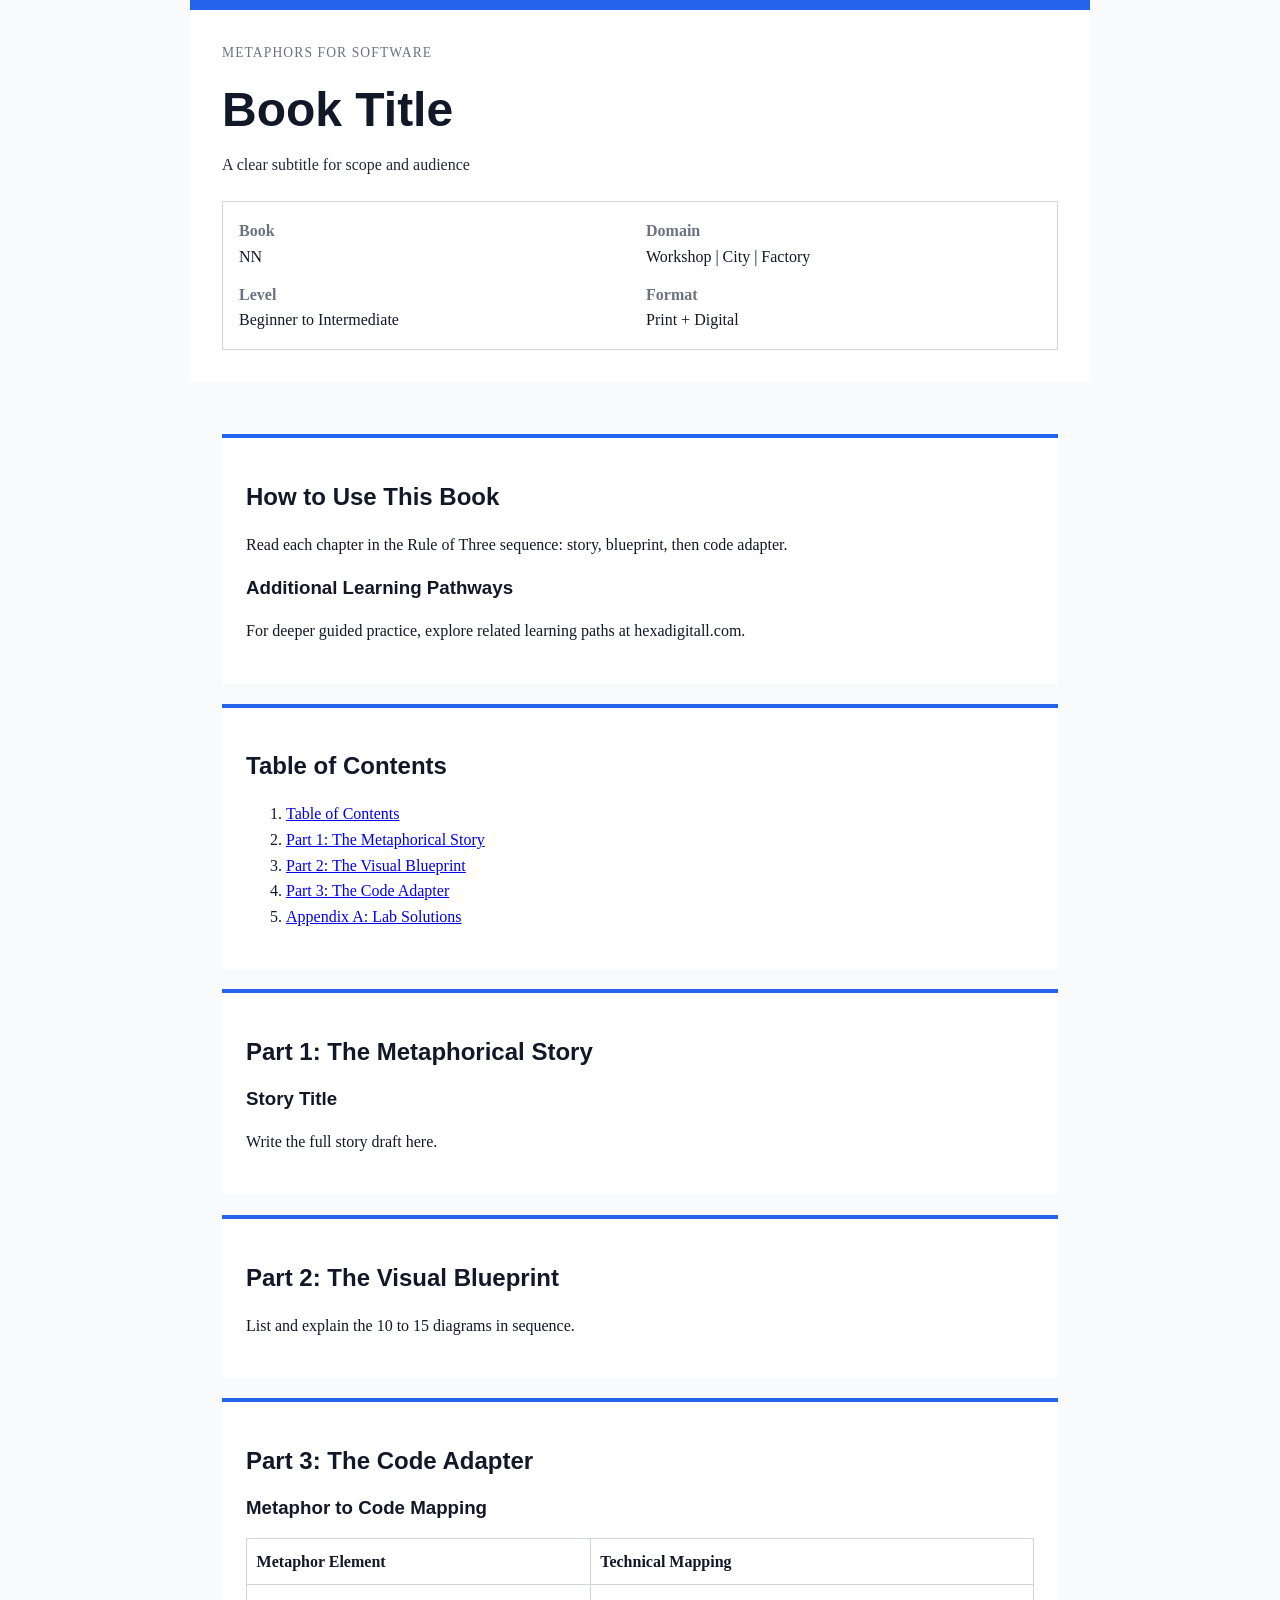
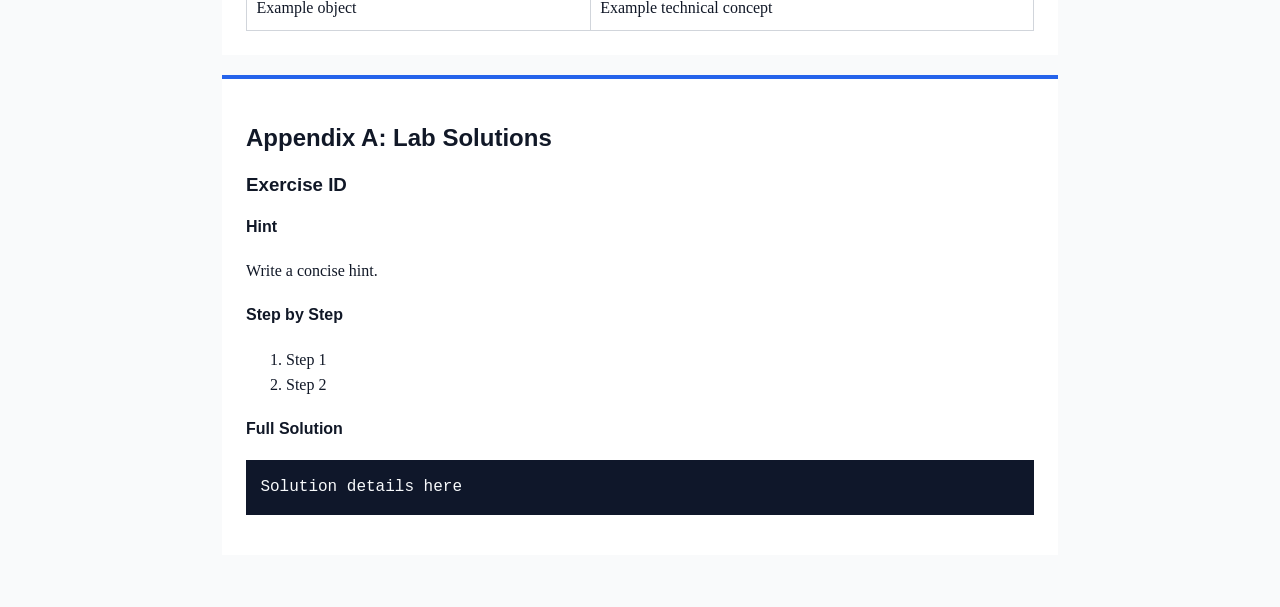
<file: metaphors-for-software/docs/templates/single-edition-html-book-template/book.html>
<!doctype html>
<html lang="en">
  <head>
    <meta charset="UTF-8" />
    <meta name="viewport" content="width=device-width, initial-scale=1.0" />
    <title>Book Title | Metaphors for Software</title>
    <meta name="description" content="Metaphors for Software single-edition book template" />
    <link rel="stylesheet" href="styles.css" />
    <link rel="stylesheet" href="print.css" media="print" />
  </head>
  <body class="domain-city">
    <header class="cover page-break-after">
      <p class="series">Metaphors for Software</p>
      <h1>Book Title</h1>
      <p class="subtitle">A clear subtitle for scope and audience</p>
      <dl class="meta-grid">
        <div><dt>Book</dt><dd>NN</dd></div>
        <div><dt>Domain</dt><dd>Workshop | City | Factory</dd></div>
        <div><dt>Level</dt><dd>Beginner to Intermediate</dd></div>
        <div><dt>Format</dt><dd>Print + Digital</dd></div>
      </dl>
    </header>

    <main>
      <section class="front-matter page-break-after">
        <h2>How to Use This Book</h2>
        <p>Read each chapter in the Rule of Three sequence: story, blueprint, then code adapter.</p>
        <h3>Additional Learning Pathways</h3>
        <p>For deeper guided practice, explore related learning paths at hexadigitall.com.</p>
      </section>

      <section class="toc page-break-after" id="toc">
        <h2>Table of Contents</h2>
        <ol id="toc-list"></ol>
      </section>

      <section id="part-1" class="chapter page-break-before">
        <h2>Part 1: The Metaphorical Story</h2>
        <h3>Story Title</h3>
        <p>Write the full story draft here.</p>
      </section>

      <section id="part-2" class="chapter page-break-before">
        <h2>Part 2: The Visual Blueprint</h2>
        <p>List and explain the 10 to 15 diagrams in sequence.</p>
      </section>

      <section id="part-3" class="chapter page-break-before">
        <h2>Part 3: The Code Adapter</h2>
        <h3>Metaphor to Code Mapping</h3>
        <table>
          <thead>
            <tr><th>Metaphor Element</th><th>Technical Mapping</th></tr>
          </thead>
          <tbody>
            <tr><td>Example object</td><td>Example technical concept</td></tr>
          </tbody>
        </table>
      </section>

      <section id="appendix-solutions" class="appendix page-break-before">
        <h2>Appendix A: Lab Solutions</h2>
        <article>
          <h3>Exercise ID</h3>
          <h4>Hint</h4>
          <p>Write a concise hint.</p>
          <h4>Step by Step</h4>
          <ol>
            <li>Step 1</li>
            <li>Step 2</li>
          </ol>
          <h4>Full Solution</h4>
          <pre><code class="language-text">Solution details here</code></pre>
        </article>
      </section>
    </main>

    <script src="interactions.js"></script>
  </body>
</html>
</file>
<file: kids/shared/variables.css>
/* ============================================
   HexaVerse Shared CSS Variables
   Hexadigitall Technologies — April 2026
  Used across books, courses, labs, and future content
   ============================================ */

:root {
  /* Brand Colors */
  --hexa-primary: #0d0d2b;        /* Deep space navy */
  --hexa-secondary: #1a1a4e;      /* Midnight blue */
  --hexa-accent: #00f5d4;         /* Neon teal */
  --hexa-highlight: #f5a623;      /* Warm amber */
  --hexa-danger: #ff4d6d;         /* Alert red */
  --hexa-white: #f0f4f8;
  --hexa-text: #e0e8f0;
  --hexa-muted: #8899aa;

  /* Tier Colors */
  --tier1-color: #7b2fff;         /* Purple — Galactic Playground */
  --tier2-color: #ff6b35;         /* Orange — Mission to Mars */
  --tier3-color: #00c9ff;         /* Cyan — Silicon Astronaut */
  --tier4-color: #9be564;         /* Green — Automating the Galaxy */

  /* Typography */
  --font-heading: 'Orbitron', 'Segoe UI', sans-serif;
  --font-body: 'Exo 2', 'Arial', sans-serif;
  --font-size-base: 18px;
  --font-size-lg: 24px;
  --font-size-xl: 36px;
  --font-size-sm: 14px;

  /* Spacing */
  --spacing-xs: 4px;
  --spacing-sm: 8px;
  --spacing-md: 16px;
  --spacing-lg: 32px;
  --spacing-xl: 64px;

  /* Border Radius */
  --radius-sm: 8px;
  --radius-md: 16px;
  --radius-lg: 32px;
  --radius-circle: 50%;

  /* Shadows */
  --shadow-glow: 0 0 20px rgba(0, 245, 212, 0.4);
  --shadow-card: 0 8px 32px rgba(0, 0, 0, 0.4);

  /* Transitions */
  --transition-fast: 0.2s ease;
  --transition-med: 0.4s ease;
  --transition-slow: 0.8s ease;
}
</file>
<file: hexa-ai-series/kids/shared/variables.css>
/* ============================================
   HexaVerse Shared CSS Variables
   Hexadigitall Technologies — April 2026
  Used across books, courses, labs, and future content
   ============================================ */

:root {
  /* Brand Colors */
  --hexa-primary: #0d0d2b;        /* Deep space navy */
  --hexa-secondary: #1a1a4e;      /* Midnight blue */
  --hexa-accent: #00f5d4;         /* Neon teal */
  --hexa-highlight: #f5a623;      /* Warm amber */
  --hexa-danger: #ff4d6d;         /* Alert red */
  --hexa-white: #f0f4f8;
  --hexa-text: #e0e8f0;
  --hexa-muted: #8899aa;

  /* Tier Colors */
  --tier1-color: #7b2fff;         /* Purple — Galactic Playground */
  --tier2-color: #ff6b35;         /* Orange — Mission to Mars */
  --tier3-color: #00c9ff;         /* Cyan — Silicon Astronaut */
  --tier4-color: #9be564;         /* Green — Automating the Galaxy */

  /* Typography */
  --font-heading: 'Orbitron', 'Segoe UI', sans-serif;
  --font-body: 'Exo 2', 'Arial', sans-serif;
  --font-size-base: 18px;
  --font-size-lg: 24px;
  --font-size-xl: 36px;
  --font-size-sm: 14px;

  /* Spacing */
  --spacing-xs: 4px;
  --spacing-sm: 8px;
  --spacing-md: 16px;
  --spacing-lg: 32px;
  --spacing-xl: 64px;

  /* Border Radius */
  --radius-sm: 8px;
  --radius-md: 16px;
  --radius-lg: 32px;
  --radius-circle: 50%;

  /* Shadows */
  --shadow-glow: 0 0 20px rgba(0, 245, 212, 0.4);
  --shadow-card: 0 8px 32px rgba(0, 0, 0, 0.4);

  /* Transitions */
  --transition-fast: 0.2s ease;
  --transition-med: 0.4s ease;
  --transition-slow: 0.8s ease;
}
</file>
<file: metaphors-for-software/books/13-the-subnetting-toy-box/styles.css>
:root {
  --ink: #111827;
  --paper: #f9fafb;
  --muted: #6b7280;
  --domain: #2563eb;
  --rule: #d1d5db;
}

* {
  box-sizing: border-box;
}

body {
  margin: 0;
  color: var(--ink);
  background: var(--paper);
  font-family: "Source Serif 4", Georgia, serif;
  line-height: 1.6;
}

main,
.cover {
  width: min(100%, 900px);
  margin: 0 auto;
  padding: 2rem;
}

.cover {
  border-top: 10px solid var(--domain);
  background: #ffffff;
}

.series {
  letter-spacing: 0.08em;
  text-transform: uppercase;
  color: var(--muted);
  margin: 0 0 1rem;
  font-size: 0.85rem;
}

h1,
h2,
h3,
h4 {
  font-family: "IBM Plex Sans", "Segoe UI", Arial, sans-serif;
  line-height: 1.25;
}

h1 {
  font-size: clamp(2rem, 5vw, 3rem);
  margin: 0;
}

.subtitle {
  margin: 0.75rem 0 1.5rem;
  color: #1f2937;
}

.meta-grid {
  margin: 0;
  padding: 1rem;
  border: 1px solid var(--rule);
  display: grid;
  grid-template-columns: repeat(2, minmax(0, 1fr));
  gap: 0.75rem;
}

.meta-grid dt {
  font-weight: 700;
  color: var(--muted);
}

.meta-grid dd {
  margin: 0;
}

.chapter,
.front-matter,
.toc,
.appendix {
  background: #ffffff;
  border-top: 4px solid var(--domain);
  margin: 1.25rem auto;
  padding: 1.5rem;
}

a {
  color: #1d4ed8;
}

table {
  width: 100%;
  border-collapse: collapse;
}

th,
td {
  border: 1px solid var(--rule);
  padding: 0.6rem;
  text-align: left;
  vertical-align: top;
}

code,
pre {
  font-family: "JetBrains Mono", Consolas, "Courier New", monospace;
}

pre {
  background: #0f172a;
  color: #f8fafc;
  padding: 0.9rem;
  overflow-x: auto;
}
</file>
<file: metaphors-for-software/books/13-the-subnetting-toy-box/print.css>
@page {
  size: 6in 9in;
  margin-top: 0.75in;
  margin-bottom: 0.8in;
}

@page :left {
  margin-left: 0.8in;
  margin-right: 0.55in;
}

@page :right {
  margin-left: 0.55in;
  margin-right: 0.8in;
}

html,
body {
  width: 6in;
  background: #ffffff;
}

body {
  font-size: 10.8pt;
  line-height: 1.42;
  margin: 0;
}

main,
.cover {
  width: auto;
  margin: 0;
  padding: 0;
}

.cover,
.chapter,
.front-matter,
.toc,
.appendix {
  border: 0;
  margin: 0;
  padding: 0;
  background: transparent;
}

h1,
h2,
h3,
h4 {
  page-break-after: avoid;
}

pre,
blockquote,
table,
img,
figure {
  break-inside: avoid;
}

.page-break-before {
  break-before: page;
}

.page-break-after {
  break-after: page;
}
</file>
<file: metaphors-for-software/books/14-kindergarten-dsa-simple-shapes-simple-steps/styles.css>
:root {
  --ink: #111827;
  --paper: #f9fafb;
  --muted: #6b7280;
  --domain: #d97706;
  --rule: #d1d5db;
}

* {
  box-sizing: border-box;
}

body {
  margin: 0;
  color: var(--ink);
  background: var(--paper);
  font-family: "Source Serif 4", Georgia, serif;
  line-height: 1.6;
}

main,
.cover {
  width: min(100%, 900px);
  margin: 0 auto;
  padding: 2rem;
}

.cover {
  border-top: 10px solid var(--domain);
  background: #ffffff;
}

.series {
  letter-spacing: 0.08em;
  text-transform: uppercase;
  color: var(--muted);
  margin: 0 0 1rem;
  font-size: 0.85rem;
}

h1,
h2,
h3,
h4 {
  font-family: "IBM Plex Sans", "Segoe UI", Arial, sans-serif;
  line-height: 1.25;
}

h1 {
  font-size: clamp(2rem, 5vw, 3rem);
  margin: 0;
}

.subtitle {
  margin: 0.75rem 0 1.5rem;
  color: #1f2937;
}

.meta-grid {
  margin: 0;
  padding: 1rem;
  border: 1px solid var(--rule);
  display: grid;
  grid-template-columns: repeat(2, minmax(0, 1fr));
  gap: 0.75rem;
}

.meta-grid dt {
  font-weight: 700;
  color: var(--muted);
}

.meta-grid dd {
  margin: 0;
}

.chapter,
.front-matter,
.toc,
.appendix {
  background: #ffffff;
  border-top: 4px solid var(--domain);
  margin: 1.25rem auto;
  padding: 1.5rem;
}

a {
  color: #1d4ed8;
}

table {
  width: 100%;
  border-collapse: collapse;
}

th,
td {
  border: 1px solid var(--rule);
  padding: 0.6rem;
  text-align: left;
  vertical-align: top;
}

code,
pre {
  font-family: "JetBrains Mono", Consolas, "Courier New", monospace;
}

pre {
  background: #0f172a;
  color: #f8fafc;
  padding: 0.9rem;
  overflow-x: auto;
}
</file>
<file: metaphors-for-software/books/14-kindergarten-dsa-simple-shapes-simple-steps/print.css>
@page {
  size: 6in 9in;
  margin-top: 0.75in;
  margin-bottom: 0.8in;
}

@page :left {
  margin-left: 0.8in;
  margin-right: 0.55in;
}

@page :right {
  margin-left: 0.55in;
  margin-right: 0.8in;
}

html,
body {
  width: 6in;
  background: #ffffff;
}

body {
  font-size: 10.8pt;
  line-height: 1.42;
  margin: 0;
}

main,
.cover {
  width: auto;
  margin: 0;
  padding: 0;
}

.cover,
.chapter,
.front-matter,
.toc,
.appendix {
  border: 0;
  margin: 0;
  padding: 0;
  background: transparent;
}

h1,
h2,
h3,
h4 {
  page-break-after: avoid;
}

pre,
blockquote,
table,
img,
figure {
  break-inside: avoid;
}
</file>
<file: metaphors-for-software/books/15-yes-js-straight-to-the-point-javascript/styles.css>
:root {
  --ink: #111827;
  --paper: #f9fafb;
  --muted: #6b7280;
  --domain: #d97706;
  --rule: #d1d5db;
}

* {
  box-sizing: border-box;
}

body {
  margin: 0;
  color: var(--ink);
  background: var(--paper);
  font-family: "Source Serif 4", Georgia, serif;
  line-height: 1.6;
}

main,
.cover {
  width: min(100%, 900px);
  margin: 0 auto;
  padding: 2rem;
}

.cover {
  border-top: 10px solid var(--domain);
  background: #ffffff;
}

.series {
  letter-spacing: 0.08em;
  text-transform: uppercase;
  color: var(--muted);
  margin: 0 0 1rem;
  font-size: 0.85rem;
}

h1,
h2,
h3,
h4 {
  font-family: "IBM Plex Sans", "Segoe UI", Arial, sans-serif;
  line-height: 1.25;
}

h1 {
  font-size: clamp(2rem, 5vw, 3rem);
  margin: 0;
}

.subtitle {
  margin: 0.75rem 0 1.5rem;
  color: #1f2937;
}

.meta-grid {
  margin: 0;
  padding: 1rem;
  border: 1px solid var(--rule);
  display: grid;
  grid-template-columns: repeat(2, minmax(0, 1fr));
  gap: 0.75rem;
}

.meta-grid dt {
  font-weight: 700;
  color: var(--muted);
}

.meta-grid dd {
  margin: 0;
}

.chapter,
.front-matter,
.toc,
.appendix {
  background: #ffffff;
  border-top: 4px solid var(--domain);
  margin: 1.25rem auto;
  padding: 1.5rem;
}

a {
  color: #1d4ed8;
}

table {
  width: 100%;
  border-collapse: collapse;
}

th,
td {
  border: 1px solid var(--rule);
  padding: 0.6rem;
  text-align: left;
  vertical-align: top;
}

code,
pre {
  font-family: "JetBrains Mono", Consolas, "Courier New", monospace;
}

pre {
  background: #0f172a;
  color: #f8fafc;
  padding: 0.9rem;
  overflow-x: auto;
}
</file>
<file: metaphors-for-software/books/15-yes-js-straight-to-the-point-javascript/print.css>
@page {
  size: 6in 9in;
  margin-top: 0.75in;
  margin-bottom: 0.8in;
}

@page :left {
  margin-left: 0.8in;
  margin-right: 0.55in;
}

@page :right {
  margin-left: 0.55in;
  margin-right: 0.8in;
}

html,
body {
  width: 6in;
  background: #ffffff;
}

body {
  font-size: 10.8pt;
  line-height: 1.42;
  margin: 0;
}

main,
.cover {
  width: auto;
  margin: 0;
  padding: 0;
}

.cover,
.chapter,
.front-matter,
.toc,
.appendix {
  border: 0;
  margin: 0;
  padding: 0;
  background: transparent;
}

h1,
h2,
h3,
h4 {
  page-break-after: avoid;
}

pre,
blockquote,
table,
img,
figure {
  break-inside: avoid;
}
</file>
<file: metaphors-for-software/docs/templates/single-edition-html-book-template/styles.css>
:root {
  --ink: #111827;
  --paper: #f9fafb;
  --muted: #6b7280;
  --domain: #2563eb;
  --rule: #d1d5db;
}

* {
  box-sizing: border-box;
}

body {
  margin: 0;
  color: var(--ink);
  background: var(--paper);
  font-family: "Source Serif 4", Georgia, serif;
  line-height: 1.6;
}

body.domain-workshop {
  --domain: #d97706;
}

body.domain-city {
  --domain: #2563eb;
}

body.domain-factory {
  --domain: #16a34a;
}

main,
.cover {
  width: min(100%, 900px);
  margin: 0 auto;
  padding: 2rem;
}

.cover {
  border-top: 10px solid var(--domain);
  background: #ffffff;
}

.series {
  letter-spacing: 0.08em;
  text-transform: uppercase;
  color: var(--muted);
  margin: 0 0 1rem;
  font-size: 0.85rem;
}

h1,
h2,
h3,
h4 {
  font-family: "IBM Plex Sans", "Segoe UI", Arial, sans-serif;
  line-height: 1.25;
}

h1 {
  font-size: clamp(2rem, 5vw, 3rem);
  margin: 0;
}

.subtitle {
  margin: 0.75rem 0 1.5rem;
  color: #1f2937;
}

.meta-grid {
  margin: 0;
  padding: 1rem;
  border: 1px solid var(--rule);
  display: grid;
  grid-template-columns: repeat(2, minmax(0, 1fr));
  gap: 0.75rem;
}

.meta-grid dt {
  font-weight: 700;
  color: var(--muted);
}

.meta-grid dd {
  margin: 0;
}

.chapter,
.front-matter,
.toc,
.appendix {
  background: #ffffff;
  border-top: 4px solid var(--domain);
  margin: 1.25rem auto;
  padding: 1.5rem;
}

table {
  width: 100%;
  border-collapse: collapse;
}

th,
td {
  border: 1px solid var(--rule);
  padding: 0.6rem;
  text-align: left;
  vertical-align: top;
}

code,
pre {
  font-family: "JetBrains Mono", Consolas, "Courier New", monospace;
}

pre {
  background: #0f172a;
  color: #f8fafc;
  padding: 0.9rem;
  overflow-x: auto;
}
</file>
<file: metaphors-for-software/docs/templates/single-edition-html-book-template/print.css>
@page {
  size: 6in 9in;
  margin-top: 0.75in;
  margin-bottom: 0.8in;
}

@page :left {
  margin-left: 0.8in;
  margin-right: 0.55in;
}

@page :right {
  margin-left: 0.55in;
  margin-right: 0.8in;
}

html,
body {
  width: 6in;
  background: #ffffff;
}

body {
  font-size: 10.8pt;
  line-height: 1.42;
  margin: 0;
}

main,
.cover {
  width: auto;
  margin: 0;
  padding: 0;
}

.cover,
.chapter,
.front-matter,
.toc,
.appendix {
  border: 0;
  margin: 0;
  padding: 0;
  background: transparent;
}

h1,
h2,
h3,
h4 {
  page-break-after: avoid;
}

pre,
blockquote,
table,
img,
figure {
  break-inside: avoid;
}

.page-break-before {
  break-before: page;
}

.page-break-after {
  break-after: page;
}
</file>
